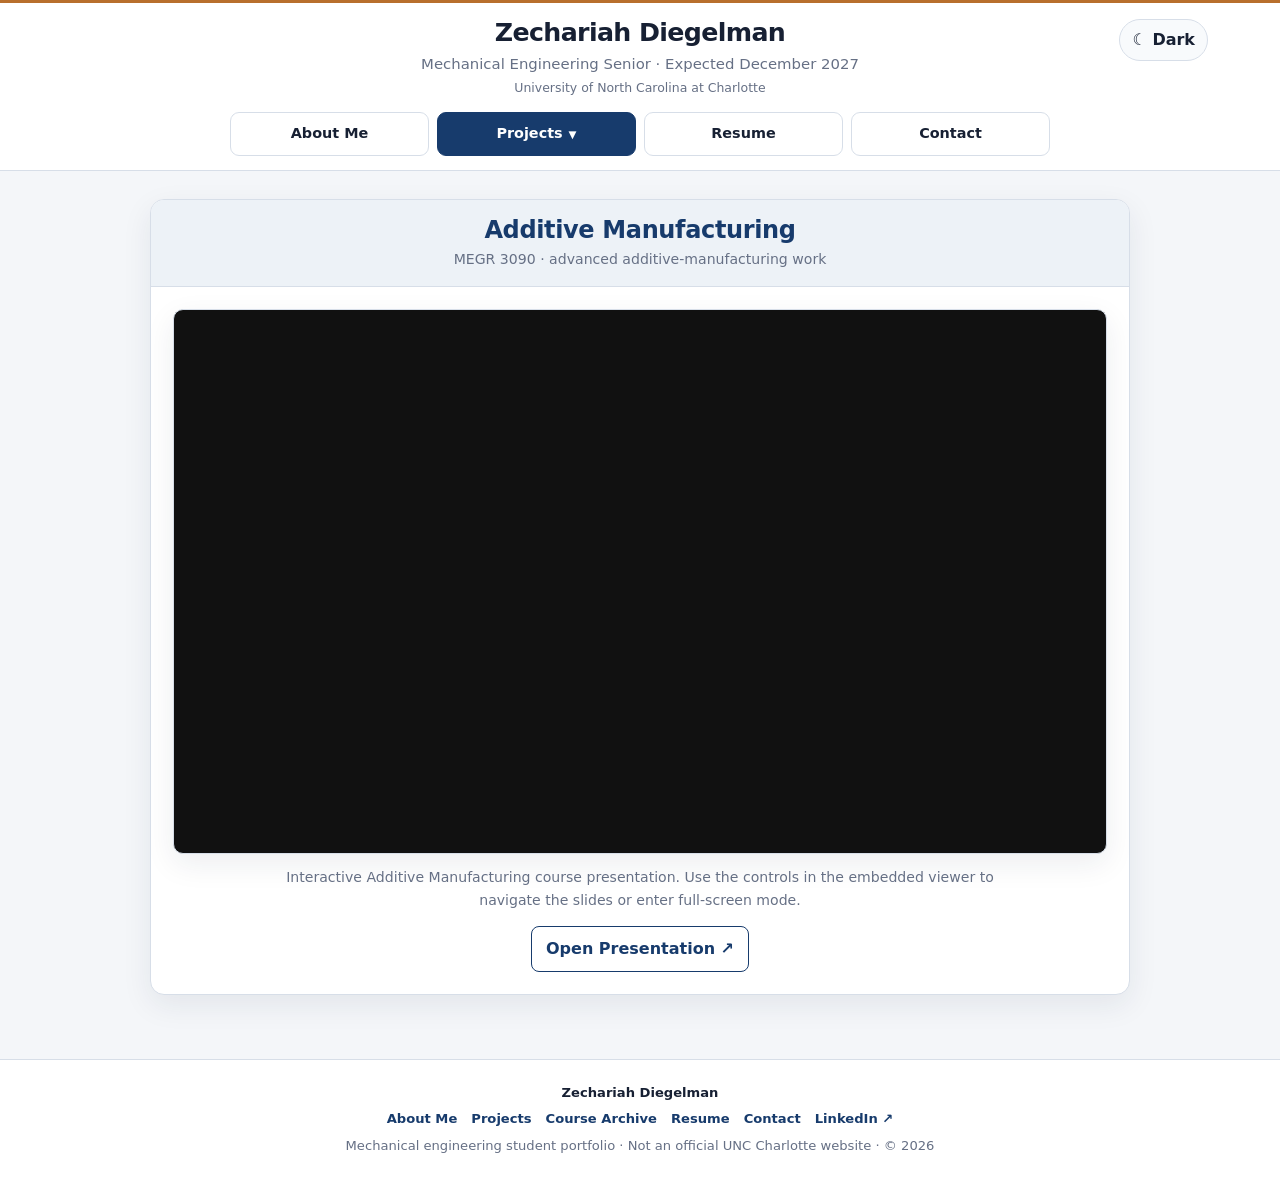
<file: additive-manufacturing.html>
<!doctype html>
<html lang="en">
<head>
  <meta charset="utf-8">
  <meta name="viewport" content="width=device-width,initial-scale=1">
  <meta name="description" content="Zechariah Diegelman mechanical engineering portfolio at UNC Charlotte.">
  <title>Additive Manufacturing | Zechariah Diegelman</title>
  <script>
    (function(){
      const saved=localStorage.getItem('zac-portfolio-theme');
      const theme=(saved==='light'||saved==='dark')?saved:
        (window.matchMedia&&window.matchMedia('(prefers-color-scheme:dark)').matches?'dark':'light');
      document.documentElement.setAttribute('data-theme',theme);
    })();
  </script>
  <link rel="stylesheet" href="assets/site-v4.css">
  <style>
    .presentation-wrap{padding:22px}
    .presentation-embed{
      width:100%;
      aspect-ratio:1440/839;
      overflow:hidden;
      border:1px solid var(--line);
      border-radius:10px;
      background:#111;
      box-shadow:var(--shadow);
    }
    .presentation-embed iframe{
      display:block;
      width:100%;
      height:100%;
      border:0;
    }
    .presentation-caption{
      max-width:760px;
      margin:12px auto 0;
      color:var(--muted);
      text-align:center;
      font-size:.88rem;
    }
    .presentation-actions{
      display:flex;
      justify-content:center;
      margin-top:14px;
    }
    @media (max-width:500px){
      .presentation-wrap{padding:14px}
    }
  </style>
</head>
<body data-page="projects">

<header class="site-header">
  <div class="header-inner">
    <div class="identity">
      <h1>Zechariah Diegelman</h1>
      <p>Mechanical Engineering Senior · Expected December 2027</p>
      <span class="school">University of North Carolina at Charlotte</span>
    </div>

    <button class="theme-toggle" type="button" data-theme-toggle aria-label="Switch color theme">☾ Dark</button>

    <nav class="nav" aria-label="Primary navigation">
      <a class="nav-item" data-nav="about" href="index.html">About Me</a>
      <div class="dropdown">
        <button class="nav-button" data-nav="projects" type="button" aria-haspopup="true" aria-expanded="false">
          Projects <span class="chev">▼</span>
        </button>
        <div class="dropdown-menu" role="menu">
          <a href="projects.html">Projects Overview</a>
          <a href="junior-design.html">Junior Design</a>
          <a href="sophomore-design.html">Sophomore Design</a>
          <a href="freshman-design.html">Freshman Design</a>
          <a href="mechatronics.html">Mechatronics I &amp; II</a>
          <a href="additive-manufacturing.html">Additive Manufacturing</a>
        </div>
      </div>
      <a class="nav-item" data-nav="resume" href="resume.html">Resume</a>
      <a class="nav-item" data-nav="contact" href="contact.html">Contact</a>
    </nav>
  </div>
</header>

<main>

<section class="card narrow">
  <div class="card-head">
    <h2>Additive Manufacturing</h2>
    <p>MEGR 3090 · advanced additive-manufacturing work</p>
  </div>

  <div class="presentation-wrap">
    <div class="presentation-embed">
      <iframe
        src="https://docs.google.com/presentation/d/e/2PACX-1vQ7by9c59Yv0lACY0owUHwEB08gF2K3HgOfD-c1oGZ5k1Gd6AIuB0LfbJIgiJqVzqjycUb1fytCb3lq/pubembed?start=false&amp;loop=true&amp;delayms=3000"
        title="Additive Manufacturing course presentation"
        loading="lazy"
        allowfullscreen
        mozallowfullscreen
        webkitallowfullscreen>
      </iframe>
    </div>

    <p class="presentation-caption">
      Interactive Additive Manufacturing course presentation. Use the controls in the embedded viewer to navigate the slides or enter full-screen mode.
    </p>

    <div class="presentation-actions">
      <a class="btn btn-secondary"
         href="https://docs.google.com/presentation/d/e/2PACX-1vQ7by9c59Yv0lACY0owUHwEB08gF2K3HgOfD-c1oGZ5k1Gd6AIuB0LfbJIgiJqVzqjycUb1fytCb3lq/pubembed?start=false&amp;loop=true&amp;delayms=3000"
         target="_blank"
         rel="noopener">
        Open Presentation ↗
      </a>
    </div>
  </div>
</section>

</main>

<footer class="site-footer">
  <strong>Zechariah Diegelman</strong>
  <div class="footer-links">
    <a href="index.html">About Me</a>
    <a href="projects.html">Projects</a>
    <a href="coursework.html">Course Archive</a>
    <a href="resume.html">Resume</a>
    <a href="contact.html">Contact</a>
    <a href="https://www.linkedin.com/in/zechariahdiegelman" target="_blank" rel="noopener">LinkedIn ↗</a>
  </div>
  <div>Mechanical engineering student portfolio · Not an official UNC Charlotte website · © <span id="year"></span></div>
</footer>
<script src="assets/site-v4.js"></script>

</body>
</html>
</file>
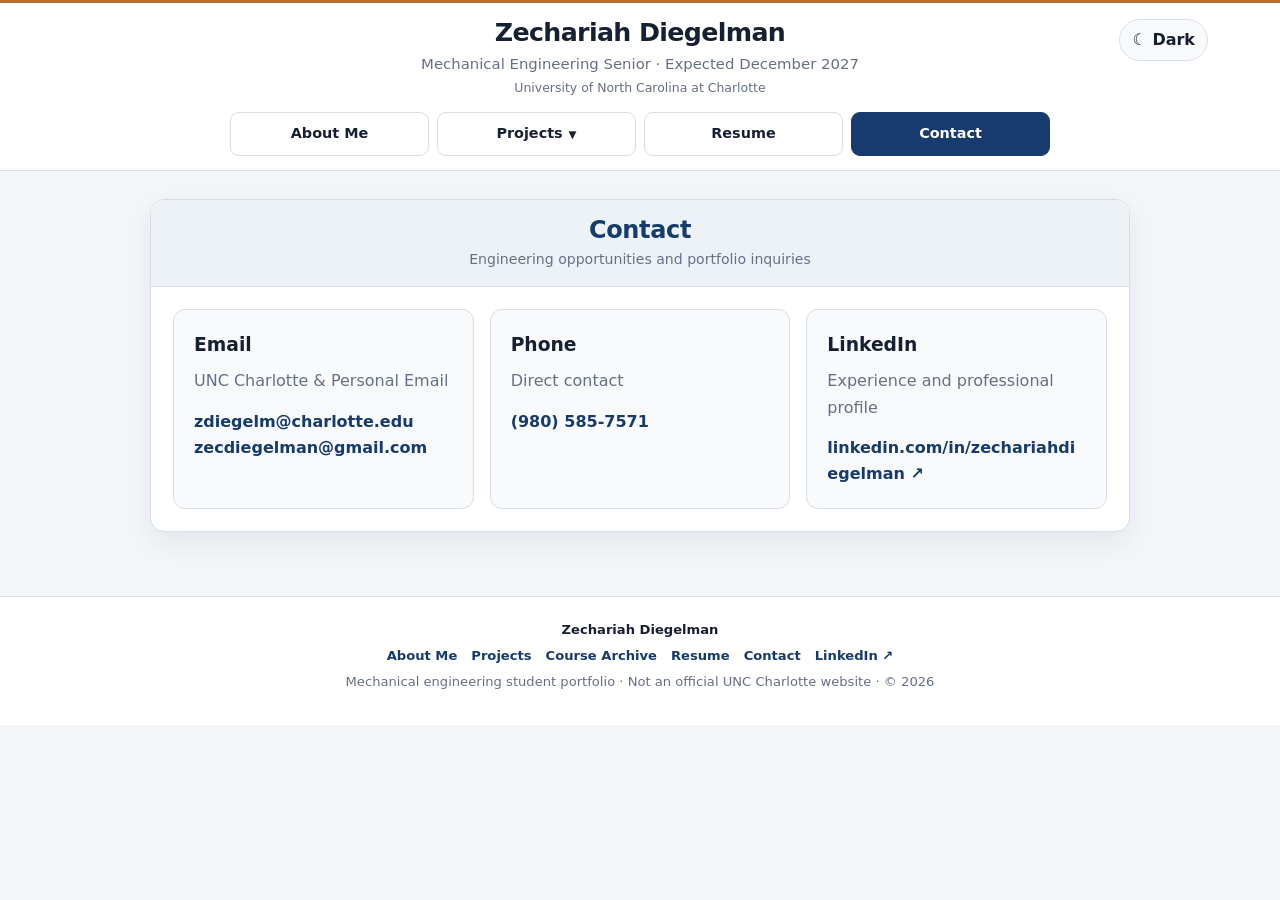
<file: contact.html>
<!doctype html>
<html lang="en">
<head>
  <meta charset="utf-8">
  <meta name="viewport" content="width=device-width,initial-scale=1">
  <meta name="description" content="Zechariah Diegelman mechanical engineering portfolio at UNC Charlotte.">
  <title>Contact | Zechariah Diegelman</title>
  <script>
    (function(){
      const saved=localStorage.getItem('zac-portfolio-theme');
      const theme=(saved==='light'||saved==='dark')?saved:
        (window.matchMedia&&window.matchMedia('(prefers-color-scheme:dark)').matches?'dark':'light');
      document.documentElement.setAttribute('data-theme',theme);
    })();
  </script>
  <link rel="stylesheet" href="assets/site-v4.css">
</head>
<body data-page="contact">

<header class="site-header">
  <div class="header-inner">
    <div class="identity">
      <h1>Zechariah Diegelman</h1>
      <p>Mechanical Engineering Senior · Expected December 2027</p>
      <span class="school">University of North Carolina at Charlotte</span>
    </div>

    <button class="theme-toggle" type="button" data-theme-toggle aria-label="Switch color theme">☾ Dark</button>

    <nav class="nav" aria-label="Primary navigation">
      <a class="nav-item" data-nav="about" href="index.html">About Me</a>
      <div class="dropdown">
        <button class="nav-button" data-nav="projects" type="button" aria-haspopup="true" aria-expanded="false">
          Projects <span class="chev">▼</span>
        </button>
        <div class="dropdown-menu" role="menu">
          <a href="projects.html">Projects Overview</a>
          <a href="junior-design.html">Junior Design</a>
          <a href="sophomore-design.html">Sophomore Design</a>
          <a href="freshman-design.html">Freshman Design</a>
          <a href="mechatronics.html">Mechatronics I &amp; II</a>
          <a href="additive-manufacturing.html">Additive Manufacturing</a>
        </div>
      </div>
      <a class="nav-item" data-nav="resume" href="resume.html">Resume</a>
      <a class="nav-item" data-nav="contact" href="contact.html">Contact</a>
    </nav>
  </div>
</header>

<main>

<section class="card narrow">
  <div class="card-head">
    <h2>Contact</h2>
    <p>Engineering opportunities and portfolio inquiries</p>
  </div>
  <div class="card-body">
    <div class="contact-grid">
      <article class="contact-box">
        <h3>Email</h3>
        <p>UNC Charlotte &amp; Personal Email</p>
        <a class="contact-detail" href="mailto:zdiegelm@charlotte.edu">zdiegelm@charlotte.edu</a><br>
        <a class="contact-detail" href="mailto:zecdiegelman@gmail.com">zecdiegelman@gmail.com</a>
      </article>
      <article class="contact-box">
        <h3>Phone</h3>
        <p>Direct contact</p>
        <a class="contact-detail" href="tel:+19805857571">(980) 585-7571</a>
      </article>
      <article class="contact-box">
        <h3>LinkedIn</h3>
        <p>Experience and professional profile</p>
        <a class="contact-detail" href="https://www.linkedin.com/in/zechariahdiegelman" target="_blank" rel="noopener">linkedin.com/in/zechariahdiegelman ↗</a>
      </article>
    </div>
  </div>
</section>

</main>

<footer class="site-footer">
  <strong>Zechariah Diegelman</strong>
  <div class="footer-links">
    <a href="index.html">About Me</a>
    <a href="projects.html">Projects</a>
    <a href="coursework.html">Course Archive</a>
    <a href="resume.html">Resume</a>
    <a href="contact.html">Contact</a>
    <a href="https://www.linkedin.com/in/zechariahdiegelman" target="_blank" rel="noopener">LinkedIn ↗</a>
  </div>
  <div>Mechanical engineering student portfolio · Not an official UNC Charlotte website · © <span id="year"></span></div>
</footer>
<script src="assets/site-v4.js"></script>

</body>
</html>
</file>
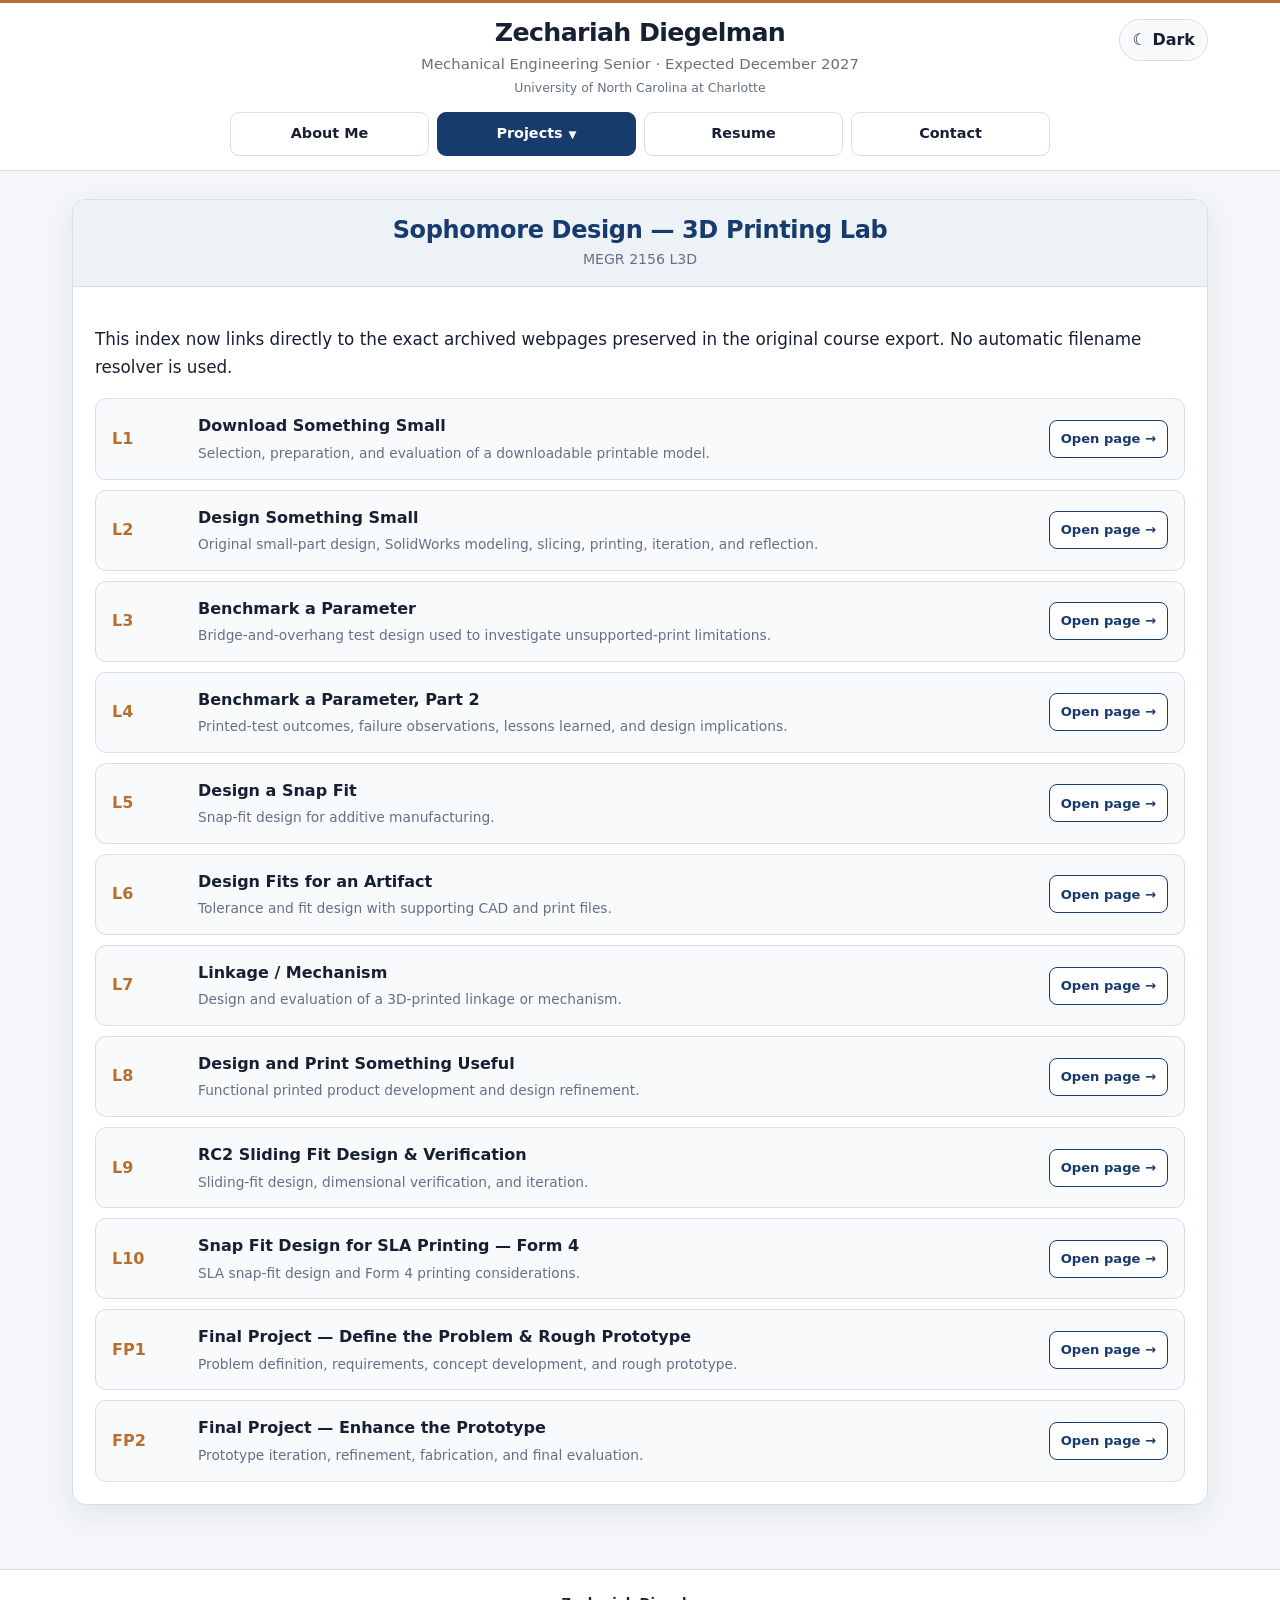
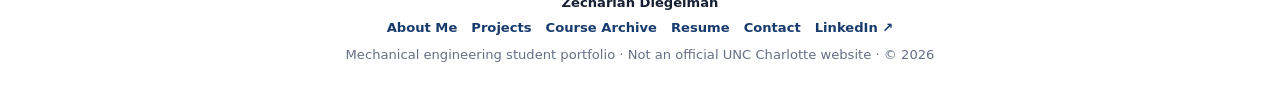
<file: course-3d-printing-lab.html>
<!doctype html>
<html lang="en">
<head>
  <meta charset="utf-8">
  <meta name="viewport" content="width=device-width,initial-scale=1">
  <meta name="description" content="MEGR 2156 L3D 3D Printing Lab portfolio for Zechariah Diegelman.">
  <title>Sophomore Design — 3D Printing Lab | Zechariah Diegelman</title>
  <script>
    (function(){
      const saved=localStorage.getItem('zac-portfolio-theme');
      const theme=(saved==='light'||saved==='dark')?saved:
        (window.matchMedia&&window.matchMedia('(prefers-color-scheme:dark)').matches?'dark':'light');
      document.documentElement.setAttribute('data-theme',theme);
    })();
  </script>
  <link rel="stylesheet" href="assets/site-v4.css">
</head>
<body data-page="projects">

<header class="site-header">
  <div class="header-inner">
    <div class="identity">
      <h1>Zechariah Diegelman</h1>
      <p>Mechanical Engineering Senior · Expected December 2027</p>
      <span class="school">University of North Carolina at Charlotte</span>
    </div>

    <button class="theme-toggle" type="button" data-theme-toggle aria-label="Switch color theme">☾ Dark</button>

    <nav class="nav" aria-label="Primary navigation">
      <a class="nav-item" data-nav="about" href="index.html">About Me</a>

      <div class="dropdown">
        <button class="nav-button" data-nav="projects" type="button" aria-haspopup="true" aria-expanded="false">
          Projects <span class="chev">▼</span>
        </button>
        <div class="dropdown-menu" role="menu">
          <a href="projects.html">Projects Overview</a>\n          <a href="junior-design.html">Junior Design</a>
          <a href="sophomore-design.html">Sophomore Design</a>
          <a href="freshman-design.html">Freshman Design</a>
          <a href="mechatronics.html">Mechatronics I &amp; II</a>
          <a href="additive-manufacturing.html">Additive Manufacturing</a>
        </div>
      </div>

      <a class="nav-item" data-nav="resume" href="resume.html">Resume</a>
      <a class="nav-item" data-nav="contact" href="contact.html">Contact</a>
    </nav>
  </div>
</header>

<main>
  <section class="card">
    <div class="card-head">
      <h2>Sophomore Design — 3D Printing Lab</h2>
      <p>MEGR 2156 L3D</p>
    </div>

    <div class="card-body">
      <p class="lead">
        This index now links directly to the exact archived webpages preserved in the original course export.
        No automatic filename resolver is used.
      </p>

      <div class="assignment-list">
        
      <article class="assignment-row">
        <div class="assignment-code">L1</div>
        <div>
          <h3>Download Something Small</h3>
          <p>Selection, preparation, and evaluation of a downloadable printable model.</p>
        </div>
        <a class="btn btn-secondary"
           href="archive-viewer.html?src=coursework%2Fmegr-2156-l3d%2Fassignments_download-something-small.html&amp;title=L1%3A+Download+Something+Small">Open page →</a>
      </article>
    
      <article class="assignment-row">
        <div class="assignment-code">L2</div>
        <div>
          <h3>Design Something Small</h3>
          <p>Original small-part design, SolidWorks modeling, slicing, printing, iteration, and reflection.</p>
        </div>
        <a class="btn btn-secondary"
           href="archive-viewer.html?src=coursework%2Fmegr-2156-l3d%2Fassignments_design-something-small.html&amp;title=L2%3A+Design+Something+Small">Open page →</a>
      </article>
    
      <article class="assignment-row">
        <div class="assignment-code">L3</div>
        <div>
          <h3>Benchmark a Parameter</h3>
          <p>Bridge-and-overhang test design used to investigate unsupported-print limitations.</p>
        </div>
        <a class="btn btn-secondary"
           href="archive-viewer.html?src=coursework%2Fmegr-2156-l3d%2Fassignments_benchmark-a-parameter.html&amp;title=L3%3A+Benchmark+a+Parameter">Open page →</a>
      </article>
    
      <article class="assignment-row">
        <div class="assignment-code">L4</div>
        <div>
          <h3>Benchmark a Parameter, Part 2</h3>
          <p>Printed-test outcomes, failure observations, lessons learned, and design implications.</p>
        </div>
        <a class="btn btn-secondary"
           href="archive-viewer.html?src=coursework%2Fmegr-2156-l3d%2Fassignments_benchmark-a-parameter-pt-2.html&amp;title=L4%3A+Benchmark+a+Parameter%2C+Part+2">Open page →</a>
      </article>
    
      <article class="assignment-row">
        <div class="assignment-code">L5</div>
        <div>
          <h3>Design a Snap Fit</h3>
          <p>Snap-fit design for additive manufacturing.</p>
        </div>
        <a class="btn btn-secondary"
           href="archive-viewer.html?src=coursework%2Fmegr-2156-l3d%2Fassignments_design-a-sap-fit.html&amp;title=L5%3A+Design+a+Snap+Fit">Open page →</a>
      </article>
    
      <article class="assignment-row">
        <div class="assignment-code">L6</div>
        <div>
          <h3>Design Fits for an Artifact</h3>
          <p>Tolerance and fit design with supporting CAD and print files.</p>
        </div>
        <a class="btn btn-secondary"
           href="archive-viewer.html?src=coursework%2Fmegr-2156-l3d%2Fassignments_design-fits-for-an-artifact.html&amp;title=L6%3A+Design+Fits+for+an+Artifact">Open page →</a>
      </article>
    
      <article class="assignment-row">
        <div class="assignment-code">L7</div>
        <div>
          <h3>Linkage / Mechanism</h3>
          <p>Design and evaluation of a 3D-printed linkage or mechanism.</p>
        </div>
        <a class="btn btn-secondary"
           href="archive-viewer.html?src=coursework%2Fmegr-2156-l3d%2Fassignments_lab-number-7-linkage-mechanism.html&amp;title=L7%3A+Linkage+%2F+Mechanism">Open page →</a>
      </article>
    
      <article class="assignment-row">
        <div class="assignment-code">L8</div>
        <div>
          <h3>Design and Print Something Useful</h3>
          <p>Functional printed product development and design refinement.</p>
        </div>
        <a class="btn btn-secondary"
           href="archive-viewer.html?src=coursework%2Fmegr-2156-l3d%2Fassignments_lab-number-8-design-and-print-something-useful.html&amp;title=L8%3A+Design+and+Print+Something+Useful">Open page →</a>
      </article>
    
      <article class="assignment-row">
        <div class="assignment-code">L9</div>
        <div>
          <h3>RC2 Sliding Fit Design &amp; Verification</h3>
          <p>Sliding-fit design, dimensional verification, and iteration.</p>
        </div>
        <a class="btn btn-secondary"
           href="archive-viewer.html?src=coursework%2Fmegr-2156-l3d%2Fassignments_lab-number-9-assignment-rc2-sliding-fit-design-and-verification.html&amp;title=L9%3A+RC2+Sliding+Fit+Design+%26+Verification">Open page →</a>
      </article>
    
      <article class="assignment-row">
        <div class="assignment-code">L10</div>
        <div>
          <h3>Snap Fit Design for SLA Printing — Form 4</h3>
          <p>SLA snap-fit design and Form 4 printing considerations.</p>
        </div>
        <a class="btn btn-secondary"
           href="archive-viewer.html?src=coursework%2Fmegr-2156-l3d%2Fassignments_lab-number-10-snap-fit-design-for-sla-printing-form-4.html&amp;title=L10%3A+Snap+Fit+Design+for+SLA+Printing+%E2%80%94+Form+4">Open page →</a>
      </article>
    
      <article class="assignment-row">
        <div class="assignment-code">FP1</div>
        <div>
          <h3>Final Project — Define the Problem &amp; Rough Prototype</h3>
          <p>Problem definition, requirements, concept development, and rough prototype.</p>
        </div>
        <a class="btn btn-secondary"
           href="archive-viewer.html?src=coursework%2Fmegr-2156-l3d%2Fassignments_project-part-1-define-the-problem-and-rough-prototype.html&amp;title=FP1%3A+Final+Project+%E2%80%94+Define+the+Problem+%26+Rough+Prototype">Open page →</a>
      </article>
    
      <article class="assignment-row">
        <div class="assignment-code">FP2</div>
        <div>
          <h3>Final Project — Enhance the Prototype</h3>
          <p>Prototype iteration, refinement, fabrication, and final evaluation.</p>
        </div>
        <a class="btn btn-secondary"
           href="archive-viewer.html?src=coursework%2Fmegr-2156-l3d%2Fassignments_project-part-2-enhance-the-prototype.html&amp;title=FP2%3A+Final+Project+%E2%80%94+Enhance+the+Prototype">Open page →</a>
      </article>
    
      </div>
    </div>
  </section>
</main>

<footer class="site-footer">
  <strong>Zechariah Diegelman</strong>
  <div class="footer-links">
    <a href="index.html">About Me</a>
    <a href="projects.html">Projects</a>
    <a href="coursework.html">Course Archive</a>
    <a href="resume.html">Resume</a>
    <a href="contact.html">Contact</a>
    <a href="https://www.linkedin.com/in/zechariahdiegelman" target="_blank" rel="noopener">LinkedIn ↗</a>
  </div>
  <div>Mechanical engineering student portfolio · Not an official UNC Charlotte website · © <span id="year"></span></div>
</footer>

<script src="assets/site-v4.js"></script>
</body>
</html>
</file>
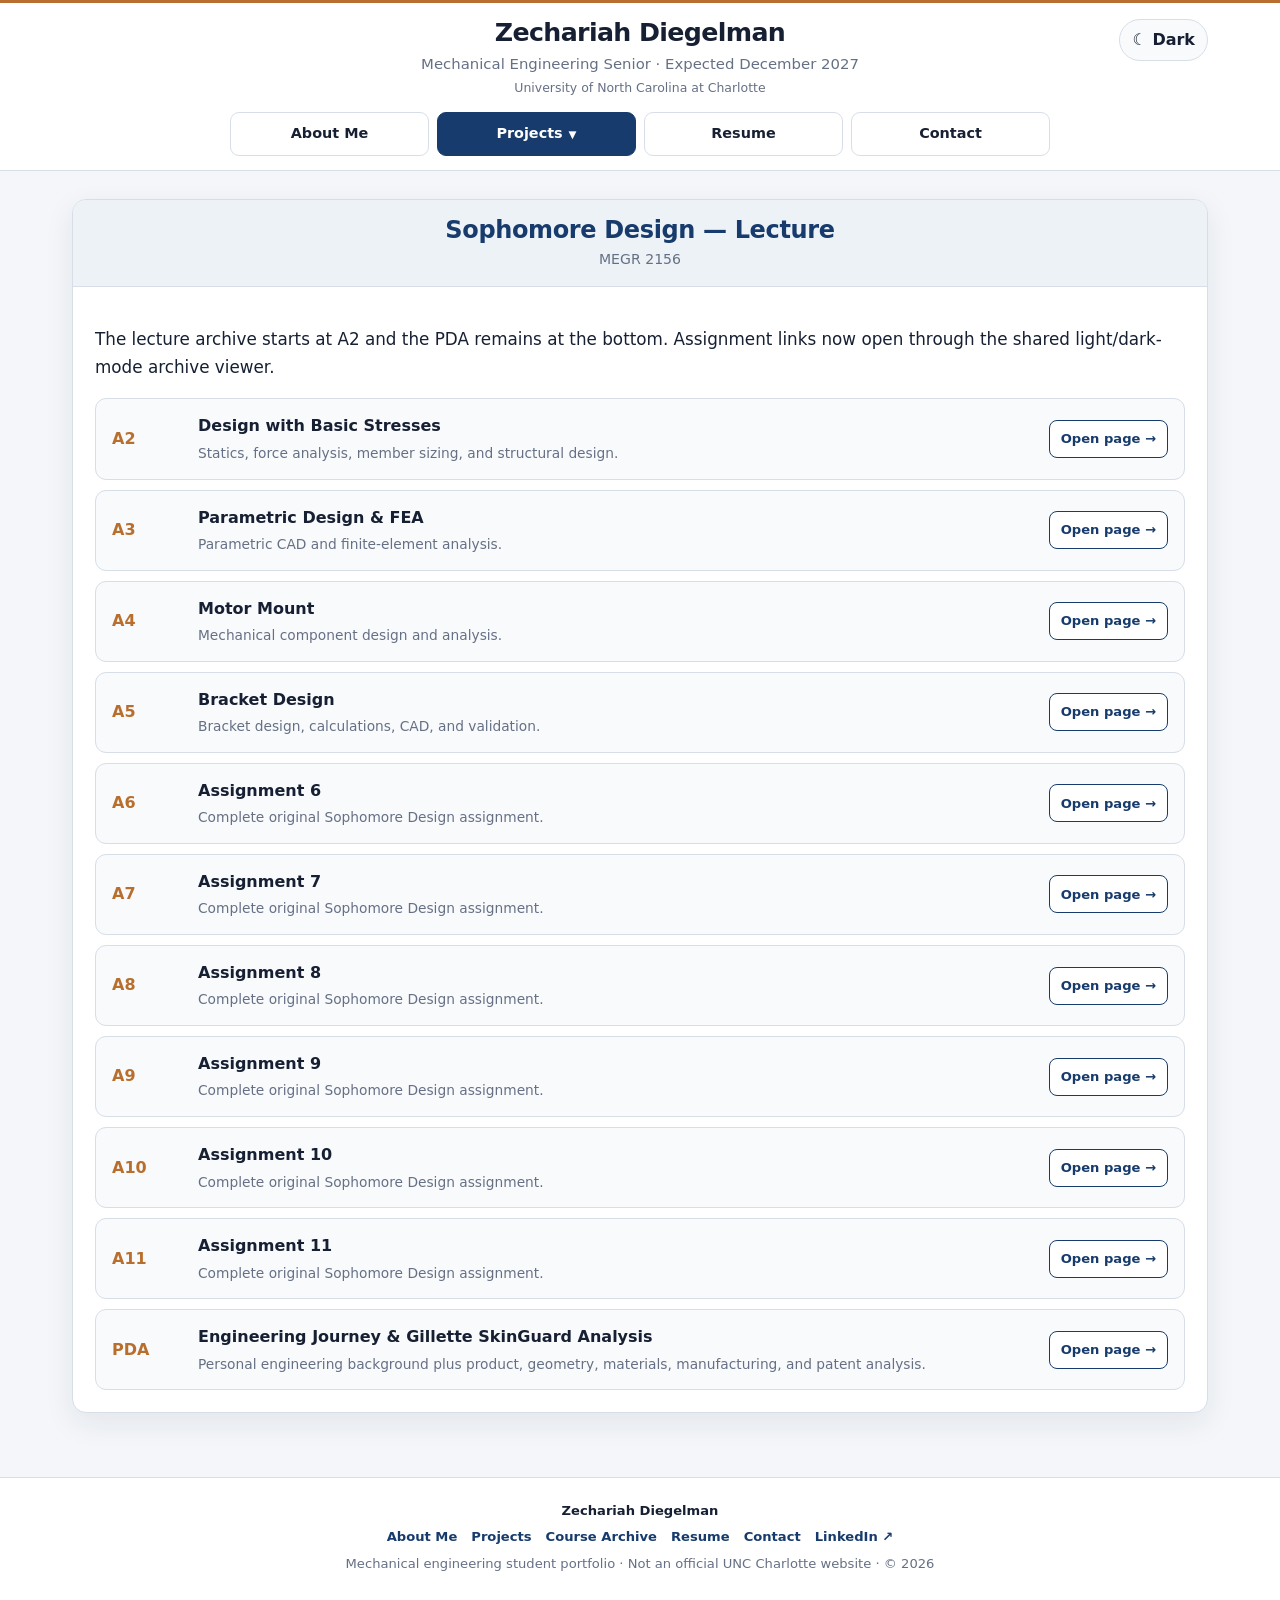
<file: course-sophomore-design.html>
<!doctype html>
<html lang="en">
<head>
  <meta charset="utf-8">
  <meta name="viewport" content="width=device-width,initial-scale=1">
  <meta name="description" content="Zechariah Diegelman mechanical engineering portfolio at UNC Charlotte.">
  <title>Sophomore Design — Lecture | Zechariah Diegelman</title>
  <script>
    (function(){
      const saved=localStorage.getItem('zac-portfolio-theme');
      const theme=(saved==='light'||saved==='dark')?saved:
        (window.matchMedia&&window.matchMedia('(prefers-color-scheme:dark)').matches?'dark':'light');
      document.documentElement.setAttribute('data-theme',theme);
    })();
  </script>
  <link rel="stylesheet" href="assets/site-v4.css">
</head>
<body data-page="projects">

<header class="site-header">
  <div class="header-inner">
    <div class="identity">
      <h1>Zechariah Diegelman</h1>
      <p>Mechanical Engineering Senior · Expected December 2027</p>
      <span class="school">University of North Carolina at Charlotte</span>
    </div>
    <button class="theme-toggle" type="button" data-theme-toggle aria-label="Switch color theme">☾ Dark</button>
    <nav class="nav" aria-label="Primary navigation">
      <a class="nav-item" data-nav="about" href="index.html">About Me</a>
      <div class="dropdown">
        <button class="nav-button" data-nav="projects" type="button" aria-haspopup="true" aria-expanded="false">
          Projects <span class="chev">▼</span>
        </button>
        <div class="dropdown-menu" role="menu">
          <a href="projects.html">Projects Overview</a>
          <a href="junior-design.html">Junior Design</a>
          <a href="sophomore-design.html">Sophomore Design</a>
          <a href="freshman-design.html">Freshman Design</a>
          <a href="mechatronics.html">Mechatronics I &amp; II</a>
          <a href="additive-manufacturing.html">Additive Manufacturing</a>
        </div>
      </div>
      <a class="nav-item" data-nav="resume" href="resume.html">Resume</a>
      <a class="nav-item" data-nav="contact" href="contact.html">Contact</a>
    </nav>
  </div>
</header>

<main>

<section class="card">
  <div class="card-head">
    <h2>Sophomore Design — Lecture</h2>
    <p>MEGR 2156</p>
  </div>
  <div class="card-body">
    <p class="lead">The lecture archive starts at A2 and the PDA remains at the bottom. Assignment links now open through the shared light/dark-mode archive viewer.</p>
    <div class="assignment-list">
      
      <article class="assignment-row">
        <div class="assignment-code">A2</div>
        <div><h3>Design with Basic Stresses</h3><p>Statics, force analysis, member sizing, and structural design.</p></div>
        <a class="btn btn-secondary" href="archive-viewer.html?item=a2&title=A2%3A+Design+with+Basic+Stresses">Open page →</a>
      </article>
      <article class="assignment-row">
        <div class="assignment-code">A3</div>
        <div><h3>Parametric Design &amp; FEA</h3><p>Parametric CAD and finite-element analysis.</p></div>
        <a class="btn btn-secondary" href="archive-viewer.html?item=a3&title=A3%3A+Parametric+Design+%26+FEA">Open page →</a>
      </article>
      <article class="assignment-row">
        <div class="assignment-code">A4</div>
        <div><h3>Motor Mount</h3><p>Mechanical component design and analysis.</p></div>
        <a class="btn btn-secondary" href="archive-viewer.html?item=a4&title=A4%3A+Motor+Mount">Open page →</a>
      </article>
      <article class="assignment-row">
        <div class="assignment-code">A5</div>
        <div><h3>Bracket Design</h3><p>Bracket design, calculations, CAD, and validation.</p></div>
        <a class="btn btn-secondary" href="archive-viewer.html?item=a5&title=A5%3A+Bracket+Design">Open page →</a>
      </article>
      <article class="assignment-row">
        <div class="assignment-code">A6</div>
        <div><h3>Assignment 6</h3><p>Complete original Sophomore Design assignment.</p></div>
        <a class="btn btn-secondary" href="archive-viewer.html?item=a6&title=A6%3A+Assignment+6">Open page →</a>
      </article>
      <article class="assignment-row">
        <div class="assignment-code">A7</div>
        <div><h3>Assignment 7</h3><p>Complete original Sophomore Design assignment.</p></div>
        <a class="btn btn-secondary" href="archive-viewer.html?item=a7&title=A7%3A+Assignment+7">Open page →</a>
      </article>
      <article class="assignment-row">
        <div class="assignment-code">A8</div>
        <div><h3>Assignment 8</h3><p>Complete original Sophomore Design assignment.</p></div>
        <a class="btn btn-secondary" href="archive-viewer.html?item=a8&title=A8%3A+Assignment+8">Open page →</a>
      </article>
      <article class="assignment-row">
        <div class="assignment-code">A9</div>
        <div><h3>Assignment 9</h3><p>Complete original Sophomore Design assignment.</p></div>
        <a class="btn btn-secondary" href="archive-viewer.html?item=a9&title=A9%3A+Assignment+9">Open page →</a>
      </article>
      <article class="assignment-row">
        <div class="assignment-code">A10</div>
        <div><h3>Assignment 10</h3><p>Complete original Sophomore Design assignment.</p></div>
        <a class="btn btn-secondary" href="archive-viewer.html?item=a10&title=A10%3A+Assignment+10">Open page →</a>
      </article>
      <article class="assignment-row">
        <div class="assignment-code">A11</div>
        <div><h3>Assignment 11</h3><p>Complete original Sophomore Design assignment.</p></div>
        <a class="btn btn-secondary" href="archive-viewer.html?item=a11&title=A11%3A+Assignment+11">Open page →</a>
      </article>
      <article class="assignment-row">
        <div class="assignment-code">PDA</div>
        <div><h3>Engineering Journey &amp; Gillette SkinGuard Analysis</h3><p>Personal engineering background plus product, geometry, materials, manufacturing, and patent analysis.</p></div>
        <a class="btn btn-secondary" href="archive-viewer.html?item=pda&title=PDA%3A+Engineering+Journey+%26+Gillette+SkinGuard+Analysis">Open page →</a>
      </article>
    </div>
  </div>
</section>

</main>

<footer class="site-footer">
  <strong>Zechariah Diegelman</strong>
  <div class="footer-links">
    <a href="index.html">About Me</a>
    <a href="projects.html">Projects</a>
    <a href="coursework.html">Course Archive</a>
    <a href="resume.html">Resume</a>
    <a href="contact.html">Contact</a>
    <a href="https://www.linkedin.com/in/zechariahdiegelman" target="_blank" rel="noopener">LinkedIn ↗</a>
  </div>
  <div>Mechanical engineering student portfolio · Not an official UNC Charlotte website · © <span id="year"></span></div>
</footer>
<script src="assets/site-v4.js"></script>

</body>
</html>
</file>
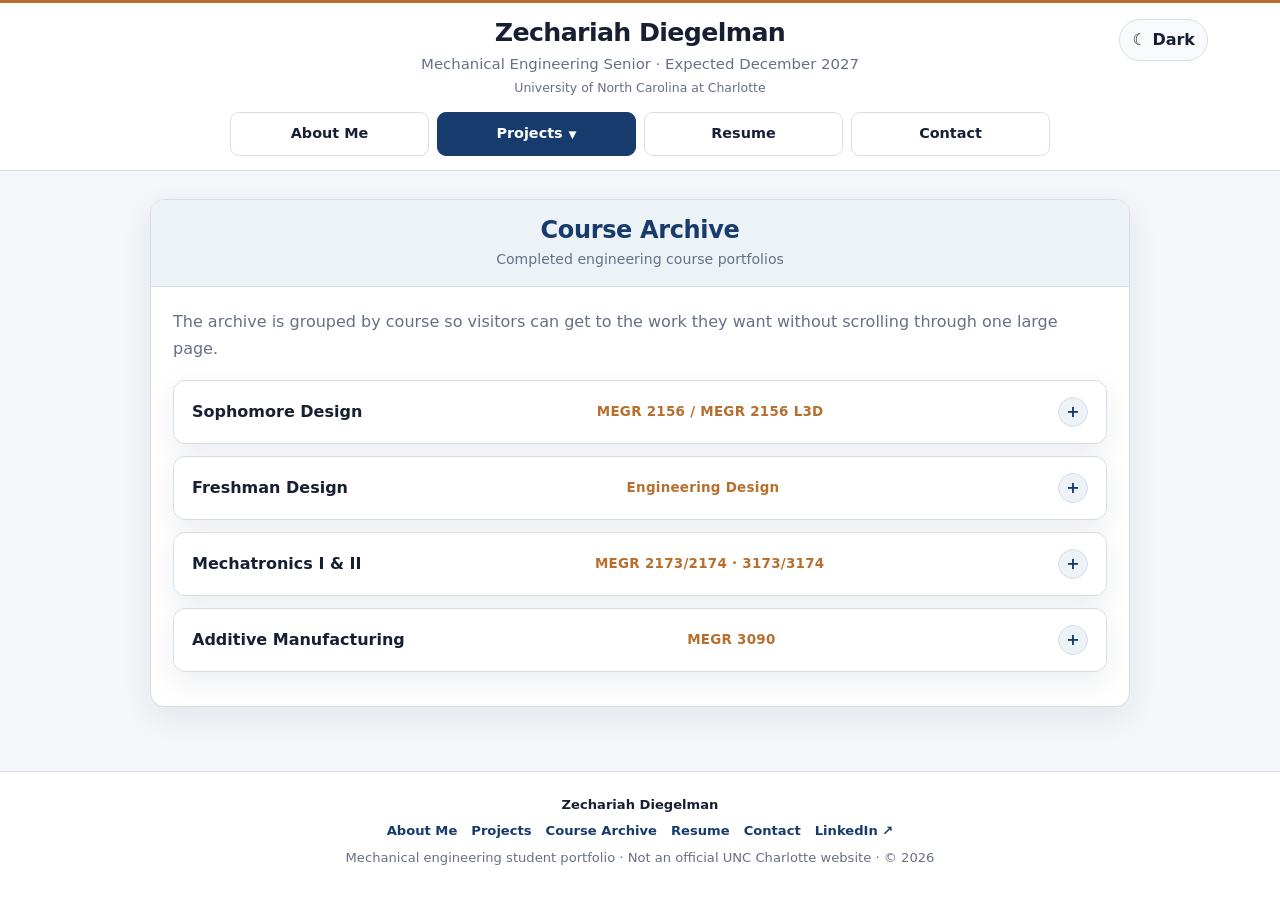
<file: coursework.html>
<!doctype html>
<html lang="en">
<head>
  <meta charset="utf-8">
  <meta name="viewport" content="width=device-width,initial-scale=1">
  <meta name="description" content="Zechariah Diegelman mechanical engineering portfolio at UNC Charlotte.">
  <title>Course Archive | Zechariah Diegelman</title>
  <script>
    (function(){
      const saved=localStorage.getItem('zac-portfolio-theme');
      const theme=(saved==='light'||saved==='dark')?saved:
        (window.matchMedia&&window.matchMedia('(prefers-color-scheme:dark)').matches?'dark':'light');
      document.documentElement.setAttribute('data-theme',theme);
    })();
  </script>
  <link rel="stylesheet" href="assets/site-v4.css">
</head>
<body data-page="projects">

<header class="site-header">
  <div class="header-inner">
    <div class="identity">
      <h1>Zechariah Diegelman</h1>
      <p>Mechanical Engineering Senior · Expected December 2027</p>
      <span class="school">University of North Carolina at Charlotte</span>
    </div>

    <button class="theme-toggle" type="button" data-theme-toggle aria-label="Switch color theme">☾ Dark</button>

    <nav class="nav" aria-label="Primary navigation">
      <a class="nav-item" data-nav="about" href="index.html">About Me</a>
      <div class="dropdown">
        <button class="nav-button" data-nav="projects" type="button" aria-haspopup="true" aria-expanded="false">
          Projects <span class="chev">▼</span>
        </button>
        <div class="dropdown-menu" role="menu">
          <a href="projects.html">Projects Overview</a>
          <a href="junior-design.html">Junior Design</a>
          <a href="sophomore-design.html">Sophomore Design</a>
          <a href="freshman-design.html">Freshman Design</a>
          <a href="mechatronics.html">Mechatronics I &amp; II</a>
          <a href="additive-manufacturing.html">Additive Manufacturing</a>
        </div>
      </div>
      <a class="nav-item" data-nav="resume" href="resume.html">Resume</a>
      <a class="nav-item" data-nav="contact" href="contact.html">Contact</a>
    </nav>
  </div>
</header>

<main>

<section class="card narrow">
  <div class="card-head">
    <h2>Course Archive</h2>
    <p>Completed engineering course portfolios</p>
  </div>
  <div class="card-body">
    <p class="archive-intro">The archive is grouped by course so visitors can get to the work they want without scrolling through one large page.</p>

    <details class="archive-group">
      <summary>
        <span>Sophomore Design</span>
        <span class="course-number">MEGR 2156 / MEGR 2156 L3D</span>
      </summary>
      <div class="archive-options">
        <div class="archive-option">
          <div>
            <strong>Sophomore Design — 3D Printing Lab</strong>
            <small>Additive-manufacturing laboratory portfolio.</small>
          </div>
          <div class="right">
            <span class="course-number">MEGR 2156 L3D</span><br>
            <a href="course-3d-printing-lab.html">Open portfolio →</a>
          </div>
        </div>
        <div class="archive-option">
          <div>
            <strong>Sophomore Design — Lecture</strong>
            <small>Mechanical-design lecture portfolio.</small>
          </div>
          <div class="right">
            <span class="course-number">MEGR 2156</span><br>
            <a href="course-sophomore-design.html">Open portfolio →</a>
          </div>
        </div>
      </div>
    </details>

    <details class="archive-group">
      <summary>
        <span>Freshman Design</span>
        <span class="course-number">Engineering Design</span>
      </summary>
      <div class="archive-options">
        <div class="archive-option">
          <div>
            <strong>Freshman Design Final Project</strong>
            <small>CAD, drawings, prototyping, and introductory engineering design.</small>
          </div>
          <div class="right"><a href="freshman-design.html">Open portfolio →</a></div>
        </div>
      </div>
    </details>

    <details class="archive-group">
      <summary>
        <span>Mechatronics I &amp; II</span>
        <span class="course-number">MEGR 2173/2174 · 3173/3174</span>
      </summary>
      <div class="archive-options">
        <div class="archive-option">
          <div>
            <strong>Mechatronics Portfolio</strong>
            <small>Circuits, instrumentation, controls, Arduino, LabVIEW, DAQ, calibration, and experimental testing.</small>
          </div>
          <div class="right"><a href="mechatronics.html">Open portfolio →</a></div>
        </div>
      </div>
    </details>

    <details class="archive-group">
      <summary>
        <span>Additive Manufacturing</span>
        <span class="course-number">MEGR 3090</span>
      </summary>
      <div class="archive-options">
        <div class="archive-option">
          <div>
            <strong>Additive Manufacturing Portfolio</strong>
            <small>nTop, implicit modeling, DfAM, and advanced printed-part design.</small>
          </div>
          <div class="right"><a href="additive-manufacturing.html">Open portfolio →</a></div>
        </div>
      </div>
    </details>
  </div>
</section>

</main>

<footer class="site-footer">
  <strong>Zechariah Diegelman</strong>
  <div class="footer-links">
    <a href="index.html">About Me</a>
    <a href="projects.html">Projects</a>
    <a href="coursework.html">Course Archive</a>
    <a href="resume.html">Resume</a>
    <a href="contact.html">Contact</a>
    <a href="https://www.linkedin.com/in/zechariahdiegelman" target="_blank" rel="noopener">LinkedIn ↗</a>
  </div>
  <div>Mechanical engineering student portfolio · Not an official UNC Charlotte website · © <span id="year"></span></div>
</footer>
<script src="assets/site-v4.js"></script>

</body>
</html>
</file>
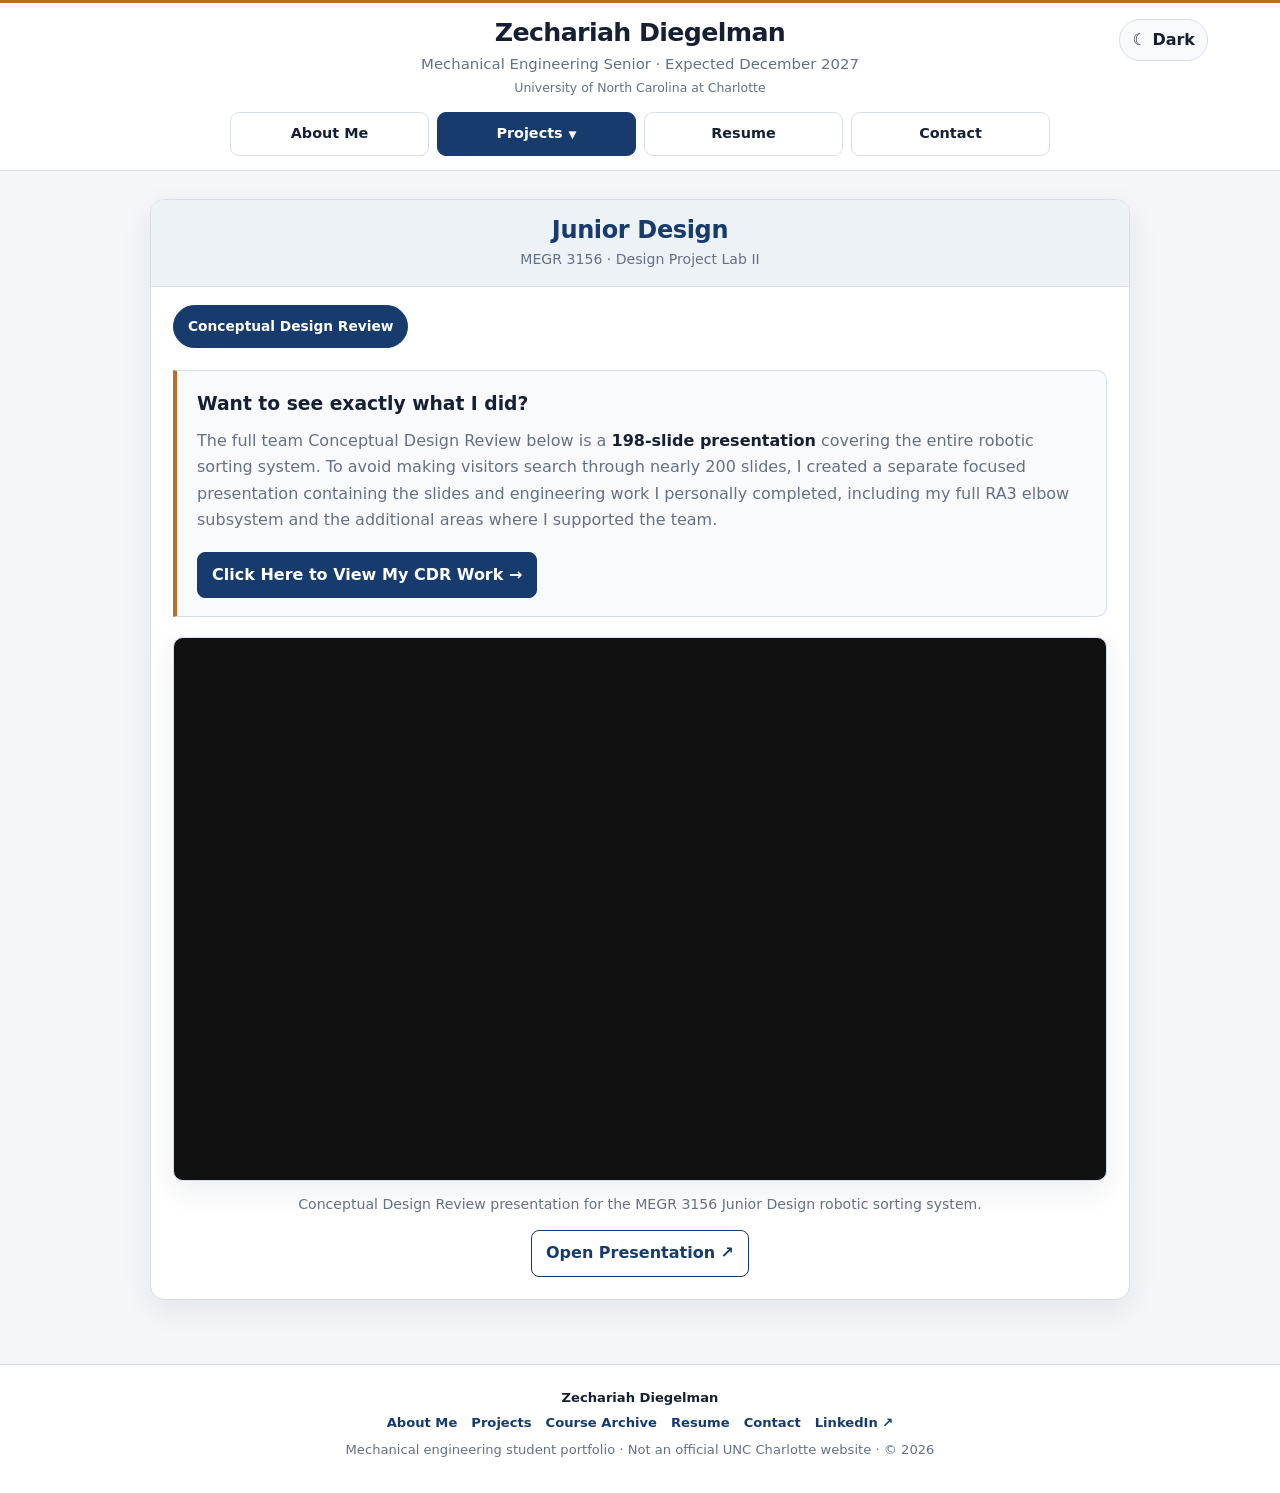
<file: junior-design-cdr.html>
<!doctype html>
<html lang="en">
<head>
  <meta charset="utf-8">
  <meta name="viewport" content="width=device-width,initial-scale=1">
  <meta http-equiv="Cache-Control" content="no-cache, no-store, must-revalidate">
  <meta http-equiv="Pragma" content="no-cache">
  <meta http-equiv="Expires" content="0">
  <meta name="description" content="Conceptual Design Review for Zechariah Diegelman's MEGR 3156 Junior Design project at UNC Charlotte.">
  <title>Conceptual Design Review | Zechariah Diegelman</title>
  <script>
    (function(){
      const saved=localStorage.getItem('zac-portfolio-theme');
      const theme=(saved==='light'||saved==='dark')?saved:
        (window.matchMedia&&window.matchMedia('(prefers-color-scheme:dark)').matches?'dark':'light');
      document.documentElement.setAttribute('data-theme',theme);
    })();
  </script>
  <link rel="stylesheet" href="assets/site-v4.css">
  <style>
    .junior-tabs{
      display:flex;flex-wrap:wrap;gap:8px;padding:18px 22px 0;
    }
    .junior-tab{
      display:inline-flex;align-items:center;justify-content:center;
      min-height:42px;padding:9px 14px;border:1px solid var(--line);
      border-radius:999px;background:var(--surface-3);color:var(--text);
      font-weight:800;font-size:.86rem;
    }
    .junior-tab:hover{text-decoration:none;background:var(--surface-2)}
    .junior-tab.active{background:var(--navy);border-color:var(--navy);color:#fff}
    html[data-theme="dark"] .junior-tab.active{color:#101722}

    .cdr-wrap{padding:22px}
    .cdr-contribution{
      margin-bottom:20px;padding:18px 20px;
      border:1px solid var(--line);
      border-left:4px solid var(--copper);
      border-radius:0 10px 10px 0;
      background:var(--surface-3);
    }
    .cdr-contribution h3{margin:0 0 8px;color:var(--text)}
    .cdr-contribution p{margin:0;color:var(--muted)}
    .cdr-contribution strong{color:var(--text)}
    .presentation-embed{
      width:100%;aspect-ratio:1440/839;overflow:hidden;
      border:1px solid var(--line);border-radius:10px;
      background:#111;box-shadow:var(--shadow);
    }
    .presentation-embed iframe{
      display:block;width:100%;height:100%;border:0;
    }
    .presentation-caption{
      max-width:760px;margin:12px auto 0;color:var(--muted);
      text-align:center;font-size:.88rem;
    }
    .presentation-actions{
      display:flex;justify-content:center;margin-top:14px;
    }
    @media (max-width:500px){
      .cdr-wrap{padding:14px}
      .junior-tabs{padding:14px 14px 0}
    }
  </style>
</head>
<body data-page="projects">

<header class="site-header">
  <div class="header-inner">
    <div class="identity">
      <h1>Zechariah Diegelman</h1>
      <p>Mechanical Engineering Senior · Expected December 2027</p>
      <span class="school">University of North Carolina at Charlotte</span>
    </div>

    <button class="theme-toggle" type="button" data-theme-toggle aria-label="Switch color theme">☾ Dark</button>

    <nav class="nav" aria-label="Primary navigation">
      <a class="nav-item" data-nav="about" href="index.html">About Me</a>
      <div class="dropdown">
        <button class="nav-button" data-nav="projects" type="button" aria-haspopup="true" aria-expanded="false">
          Projects <span class="chev">▼</span>
        </button>
        <div class="dropdown-menu" role="menu">
          <a href="projects.html">Projects Overview</a>
          <a href="junior-design.html?v=20261003b">Junior Design</a>
          <a href="sophomore-design.html">Sophomore Design</a>
          <a href="freshman-design.html">Freshman Design</a>
          <a href="mechatronics.html">Mechatronics I &amp; II</a>
          <a href="additive-manufacturing.html">Additive Manufacturing</a>
        </div>
      </div>
      <a class="nav-item" data-nav="resume" href="resume.html">Resume</a>
      <a class="nav-item" data-nav="contact" href="contact.html">Contact</a>
    </nav>
  </div>
</header>

<main>

<section class="card narrow">
  <div class="card-head">
    <h2>Junior Design</h2>
    <p>MEGR 3156 · Design Project Lab II</p>
  </div>

  <div class="junior-tabs" aria-label="Junior Design sections">
    <a class="junior-tab active" href="junior-design-cdr.html?v=20261003c">Conceptual Design Review</a>
  </div>

  <div class="cdr-wrap">
    <div class="cdr-contribution">
      <h3>Want to see exactly what I did?</h3>
      <p>
        The full team Conceptual Design Review below is a <strong>198-slide presentation</strong> covering the entire robotic sorting system. To avoid making visitors search through nearly 200 slides, I created a separate focused presentation containing the slides and engineering work I personally completed, including my full RA3 elbow subsystem and the additional areas where I supported the team.
      </p>
      <div class="button-row">
        <a class="btn btn-primary" href="junior-design-my-cdr.html?v=20261003b">Click Here to View My CDR Work →</a>
      </div>
    </div>

    <div class="presentation-embed">
      <iframe
        src="https://studentuncc-my.sharepoint.com/personal/zdiegelm_charlotte_edu/_layouts/15/Doc.aspx?sourcedoc=%7Bc857e940-08cd-4926-a391-12e112d7f432%7D&amp;action=embedview&amp;wdAr=1.7777777777777777&amp;wdEaaCheck=1"
        title="Conceptual Design Review presentation"
        loading="lazy"
        allowfullscreen>
      </iframe>
    </div>

    <p class="presentation-caption">
      Conceptual Design Review presentation for the MEGR 3156 Junior Design robotic sorting system.
    </p>

    <div class="presentation-actions">
      <a class="btn btn-secondary"
         href="https://studentuncc-my.sharepoint.com/personal/zdiegelm_charlotte_edu/_layouts/15/Doc.aspx?sourcedoc=%7Bc857e940-08cd-4926-a391-12e112d7f432%7D&amp;action=embedview&amp;wdAr=1.7777777777777777&amp;wdEaaCheck=1"
         target="_blank"
         rel="noopener">
        Open Presentation ↗
      </a>
    </div>
  </div>
</section>

</main>

<footer class="site-footer">
  <strong>Zechariah Diegelman</strong>
  <div class="footer-links">
    <a href="index.html">About Me</a>
    <a href="projects.html">Projects</a>
    <a href="coursework.html">Course Archive</a>
    <a href="resume.html">Resume</a>
    <a href="contact.html">Contact</a>
    <a href="https://www.linkedin.com/in/zechariahdiegelman" target="_blank" rel="noopener">LinkedIn ↗</a>
  </div>
  <div>Mechanical engineering student portfolio · Not an official UNC Charlotte website · © <span id="year"></span></div>
</footer>
<script src="assets/site-v4.js"></script>

</body>
</html>
</file>
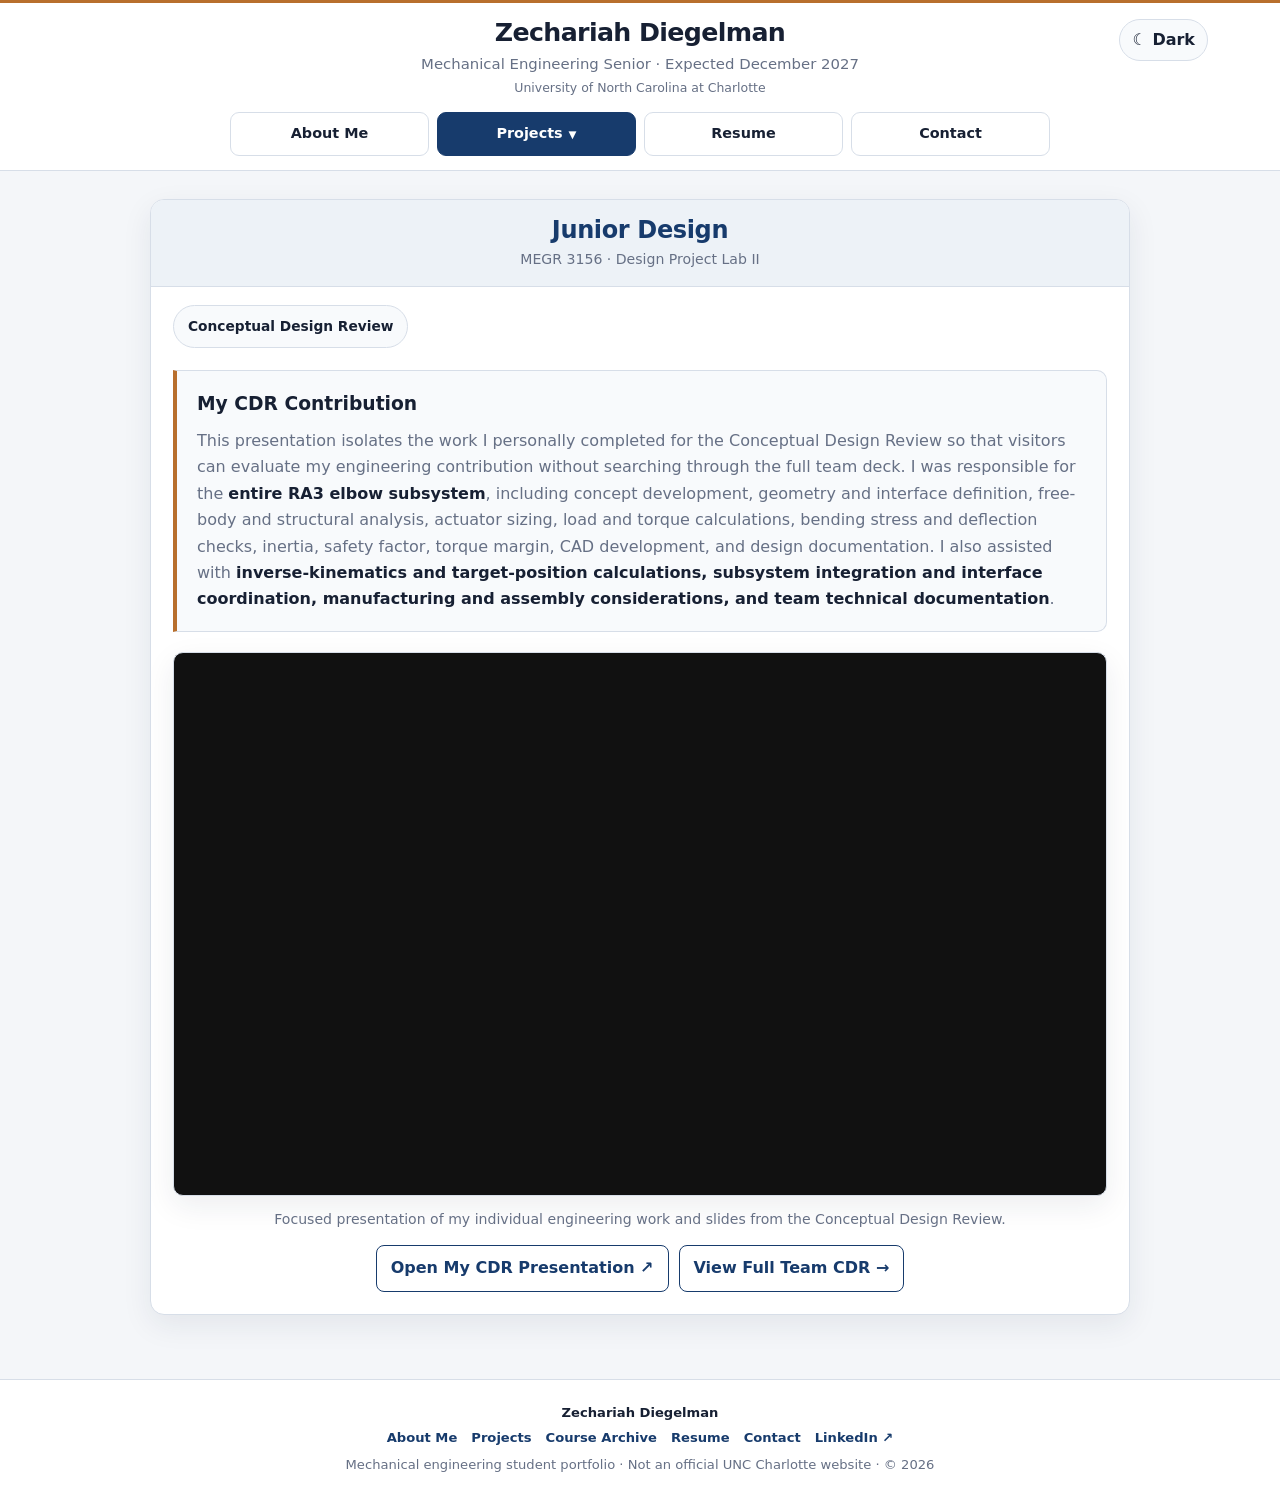
<file: junior-design-my-cdr.html>
<!doctype html>
<html lang="en">
<head>
  <meta charset="utf-8">
  <meta name="viewport" content="width=device-width,initial-scale=1">
  <meta http-equiv="Cache-Control" content="no-cache, no-store, must-revalidate">
  <meta http-equiv="Pragma" content="no-cache">
  <meta http-equiv="Expires" content="0">
  <meta name="description" content="Zechariah Diegelman's individual Conceptual Design Review work for MEGR 3156 Junior Design at UNC Charlotte.">
  <title>My CDR Work | Zechariah Diegelman</title>
  <script>
    (function(){
      const saved=localStorage.getItem('zac-portfolio-theme');
      const theme=(saved==='light'||saved==='dark')?saved:
        (window.matchMedia&&window.matchMedia('(prefers-color-scheme:dark)').matches?'dark':'light');
      document.documentElement.setAttribute('data-theme',theme);
    })();
  </script>
  <link rel="stylesheet" href="assets/site-v4.css">
  <style>
    .junior-tabs{
      display:flex;flex-wrap:wrap;gap:8px;padding:18px 22px 0;
    }
    .junior-tab{
      display:inline-flex;align-items:center;justify-content:center;
      min-height:42px;padding:9px 14px;border:1px solid var(--line);
      border-radius:999px;background:var(--surface-3);color:var(--text);
      font-weight:800;font-size:.86rem;
    }
    .junior-tab:hover{text-decoration:none;background:var(--surface-2)}
    .junior-tab.active{background:var(--navy);border-color:var(--navy);color:#fff}
    html[data-theme="dark"] .junior-tab.active{color:#101722}

    .cdr-wrap{padding:22px}
    .cdr-contribution{
      margin-bottom:20px;padding:18px 20px;
      border:1px solid var(--line);
      border-left:4px solid var(--copper);
      border-radius:0 10px 10px 0;
      background:var(--surface-3);
    }
    .cdr-contribution h3{margin:0 0 8px;color:var(--text)}
    .cdr-contribution p{margin:0;color:var(--muted)}
    .cdr-contribution strong{color:var(--text)}
    .presentation-embed{
      width:100%;aspect-ratio:1440/839;overflow:hidden;
      border:1px solid var(--line);border-radius:10px;
      background:#111;box-shadow:var(--shadow);
    }
    .presentation-embed iframe{
      display:block;width:100%;height:100%;border:0;
    }
    .presentation-caption{
      max-width:760px;margin:12px auto 0;color:var(--muted);
      text-align:center;font-size:.88rem;
    }
    .presentation-actions{
      display:flex;justify-content:center;gap:10px;flex-wrap:wrap;margin-top:14px;
    }
    @media (max-width:500px){
      .cdr-wrap{padding:14px}
      .junior-tabs{padding:14px 14px 0}
    }
  </style>
</head>
<body data-page="projects">

<header class="site-header">
  <div class="header-inner">
    <div class="identity">
      <h1>Zechariah Diegelman</h1>
      <p>Mechanical Engineering Senior · Expected December 2027</p>
      <span class="school">University of North Carolina at Charlotte</span>
    </div>

    <button class="theme-toggle" type="button" data-theme-toggle aria-label="Switch color theme">☾ Dark</button>

    <nav class="nav" aria-label="Primary navigation">
      <a class="nav-item" data-nav="about" href="index.html">About Me</a>
      <div class="dropdown">
        <button class="nav-button" data-nav="projects" type="button" aria-haspopup="true" aria-expanded="false">
          Projects <span class="chev">▼</span>
        </button>
        <div class="dropdown-menu" role="menu">
          <a href="projects.html">Projects Overview</a>
          <a href="junior-design.html?v=20261003b">Junior Design</a>
          <a href="sophomore-design.html">Sophomore Design</a>
          <a href="freshman-design.html">Freshman Design</a>
          <a href="mechatronics.html">Mechatronics I &amp; II</a>
          <a href="additive-manufacturing.html">Additive Manufacturing</a>
        </div>
      </div>
      <a class="nav-item" data-nav="resume" href="resume.html">Resume</a>
      <a class="nav-item" data-nav="contact" href="contact.html">Contact</a>
    </nav>
  </div>
</header>

<main>

<section class="card narrow">
  <div class="card-head">
    <h2>Junior Design</h2>
    <p>MEGR 3156 · Design Project Lab II</p>
  </div>

  <div class="junior-tabs" aria-label="Junior Design sections">
    <a class="junior-tab" href="junior-design-cdr.html?v=20261003c">Conceptual Design Review</a>
  </div>

  <div class="cdr-wrap">
    <div class="cdr-contribution">
      <h3>My CDR Contribution</h3>
      <p>
        This presentation isolates the work I personally completed for the Conceptual Design Review so that visitors can evaluate my engineering contribution without searching through the full team deck. I was responsible for the <strong>entire RA3 elbow subsystem</strong>, including concept development, geometry and interface definition, free-body and structural analysis, actuator sizing, load and torque calculations, bending stress and deflection checks, inertia, safety factor, torque margin, CAD development, and design documentation. I also assisted with <strong>inverse-kinematics and target-position calculations, subsystem integration and interface coordination, manufacturing and assembly considerations, and team technical documentation</strong>.
      </p>
    </div>

    <div class="presentation-embed">
      <iframe
        src="https://studentuncc-my.sharepoint.com/personal/zdiegelm_charlotte_edu/_layouts/15/Doc.aspx?sourcedoc=%7Bead82de6-80bb-4017-a320-a99161f3966f%7D&amp;action=embedview&amp;wdAr=1.7777777777777777&amp;wdEaaCheck=1"
        title="Zechariah Diegelman's Conceptual Design Review work"
        loading="lazy"
        allowfullscreen>
      </iframe>
    </div>

    <p class="presentation-caption">
      Focused presentation of my individual engineering work and slides from the Conceptual Design Review.
    </p>

    <div class="presentation-actions">
      <a class="btn btn-secondary"
         href="https://studentuncc-my.sharepoint.com/personal/zdiegelm_charlotte_edu/_layouts/15/Doc.aspx?sourcedoc=%7Bead82de6-80bb-4017-a320-a99161f3966f%7D&amp;action=embedview&amp;wdAr=1.7777777777777777&amp;wdEaaCheck=1"
         target="_blank"
         rel="noopener">
        Open My CDR Presentation ↗
      </a>
      <a class="btn btn-secondary" href="junior-design-cdr.html?v=20261003b">View Full Team CDR →</a>
    </div>
  </div>
</section>

</main>

<footer class="site-footer">
  <strong>Zechariah Diegelman</strong>
  <div class="footer-links">
    <a href="index.html">About Me</a>
    <a href="projects.html">Projects</a>
    <a href="coursework.html">Course Archive</a>
    <a href="resume.html">Resume</a>
    <a href="contact.html">Contact</a>
    <a href="https://www.linkedin.com/in/zechariahdiegelman" target="_blank" rel="noopener">LinkedIn ↗</a>
  </div>
  <div>Mechanical engineering student portfolio · Not an official UNC Charlotte website · © <span id="year"></span></div>
</footer>
<script src="assets/site-v4.js"></script>

</body>
</html>
</file>
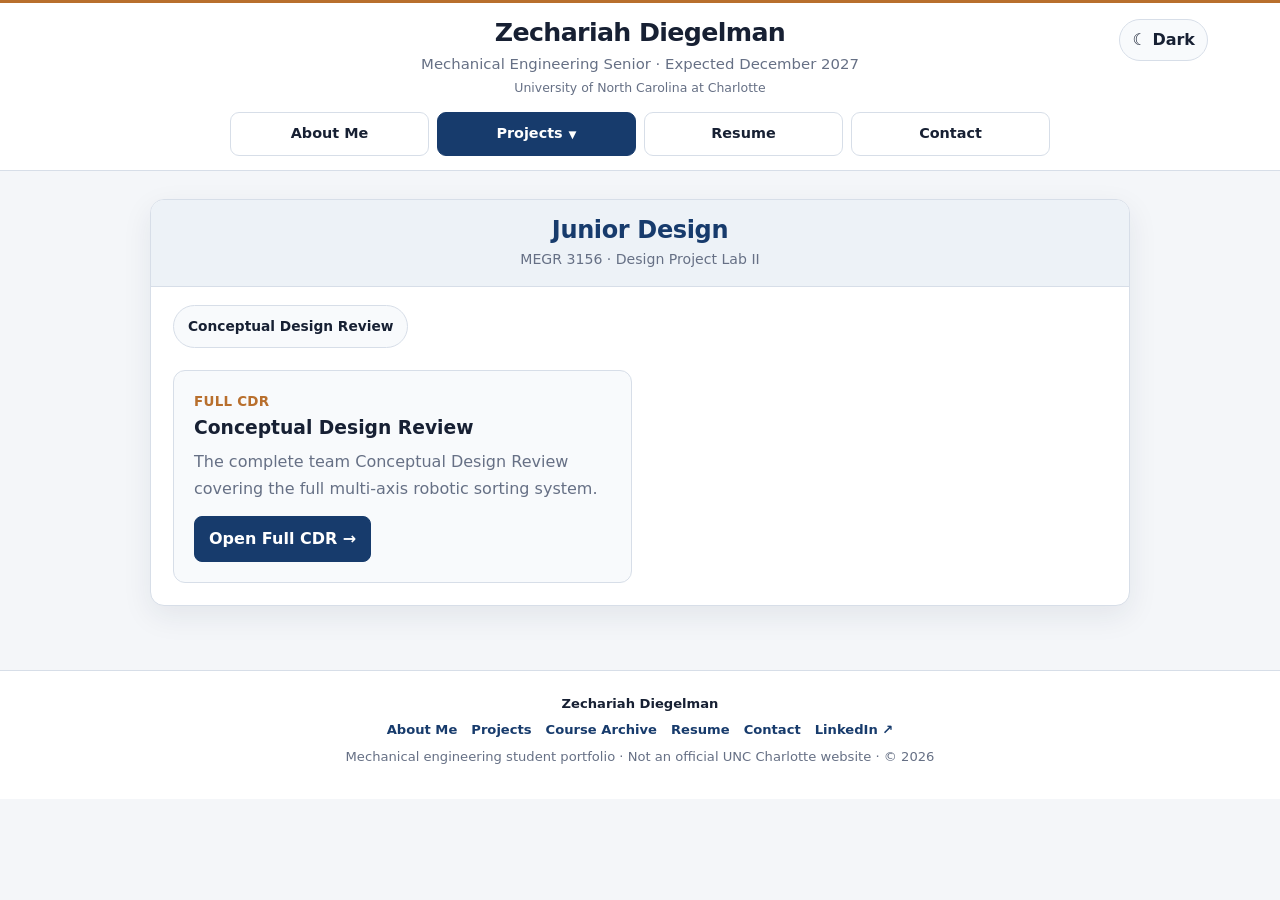
<file: junior-design.html>
<!doctype html>
<html lang="en">
<head>
  <meta charset="utf-8">
  <meta name="viewport" content="width=device-width,initial-scale=1">
  <meta http-equiv="Cache-Control" content="no-cache, no-store, must-revalidate">
  <meta http-equiv="Pragma" content="no-cache">
  <meta http-equiv="Expires" content="0">
  <meta name="description" content="Zechariah Diegelman Junior Design mechanical engineering portfolio at UNC Charlotte.">
  <title>Junior Design | Zechariah Diegelman</title>
  <script>
    (function(){
      const saved=localStorage.getItem('zac-portfolio-theme');
      const theme=(saved==='light'||saved==='dark')?saved:
        (window.matchMedia&&window.matchMedia('(prefers-color-scheme:dark)').matches?'dark':'light');
      document.documentElement.setAttribute('data-theme',theme);
    })();
  </script>
  <link rel="stylesheet" href="assets/site-v4.css">
  <style>
    .junior-tabs{
      display:flex;flex-wrap:wrap;gap:8px;padding:18px 22px 0;
    }
    .junior-tab{
      display:inline-flex;align-items:center;justify-content:center;
      min-height:42px;padding:9px 14px;border:1px solid var(--line);
      border-radius:999px;background:var(--surface-3);color:var(--text);
      font-weight:800;font-size:.86rem;
    }
    .junior-tab:hover{text-decoration:none;background:var(--surface-2)}
    .junior-tab.active{background:var(--navy);border-color:var(--navy);color:#fff}
    html[data-theme="dark"] .junior-tab.active{color:#101722}
  </style>
</head>
<body data-page="projects">

<header class="site-header">
  <div class="header-inner">
    <div class="identity">
      <h1>Zechariah Diegelman</h1>
      <p>Mechanical Engineering Senior · Expected December 2027</p>
      <span class="school">University of North Carolina at Charlotte</span>
    </div>

    <button class="theme-toggle" type="button" data-theme-toggle aria-label="Switch color theme">☾ Dark</button>

    <nav class="nav" aria-label="Primary navigation">
      <a class="nav-item" data-nav="about" href="index.html">About Me</a>
      <div class="dropdown">
        <button class="nav-button" data-nav="projects" type="button" aria-haspopup="true" aria-expanded="false">
          Projects <span class="chev">▼</span>
        </button>
        <div class="dropdown-menu" role="menu">
          <a href="projects.html">Projects Overview</a>
          <a href="junior-design.html?v=20261003b">Junior Design</a>
          <a href="sophomore-design.html">Sophomore Design</a>
          <a href="freshman-design.html">Freshman Design</a>
          <a href="mechatronics.html">Mechatronics I &amp; II</a>
          <a href="additive-manufacturing.html">Additive Manufacturing</a>
        </div>
      </div>
      <a class="nav-item" data-nav="resume" href="resume.html">Resume</a>
      <a class="nav-item" data-nav="contact" href="contact.html">Contact</a>
    </nav>
  </div>
</header>

<main>

<section class="card narrow">
  <div class="card-head">
    <h2>Junior Design</h2>
    <p>MEGR 3156 · Design Project Lab II</p>
  </div>

  <div class="junior-tabs" aria-label="Junior Design sections">
    <a class="junior-tab" href="junior-design-cdr.html?v=20261003c">Conceptual Design Review</a>
  </div>

  <div class="card-body">
    <div class="selector-grid">
      <article class="selector-card">
        <div class="course-number">FULL CDR</div>
        <h3>Conceptual Design Review</h3>
        <p>The complete team Conceptual Design Review covering the full multi-axis robotic sorting system.</p>
        <a class="btn btn-primary" href="junior-design-cdr.html?v=20261003b">Open Full CDR →</a>
      </article>
    </div>
  </div>
</section>

</main>

<footer class="site-footer">
  <strong>Zechariah Diegelman</strong>
  <div class="footer-links">
    <a href="index.html">About Me</a>
    <a href="projects.html">Projects</a>
    <a href="coursework.html">Course Archive</a>
    <a href="resume.html">Resume</a>
    <a href="contact.html">Contact</a>
    <a href="https://www.linkedin.com/in/zechariahdiegelman" target="_blank" rel="noopener">LinkedIn ↗</a>
  </div>
  <div>Mechanical engineering student portfolio · Not an official UNC Charlotte website · © <span id="year"></span></div>
</footer>
<script src="assets/site-v4.js"></script>

</body>
</html>
</file>
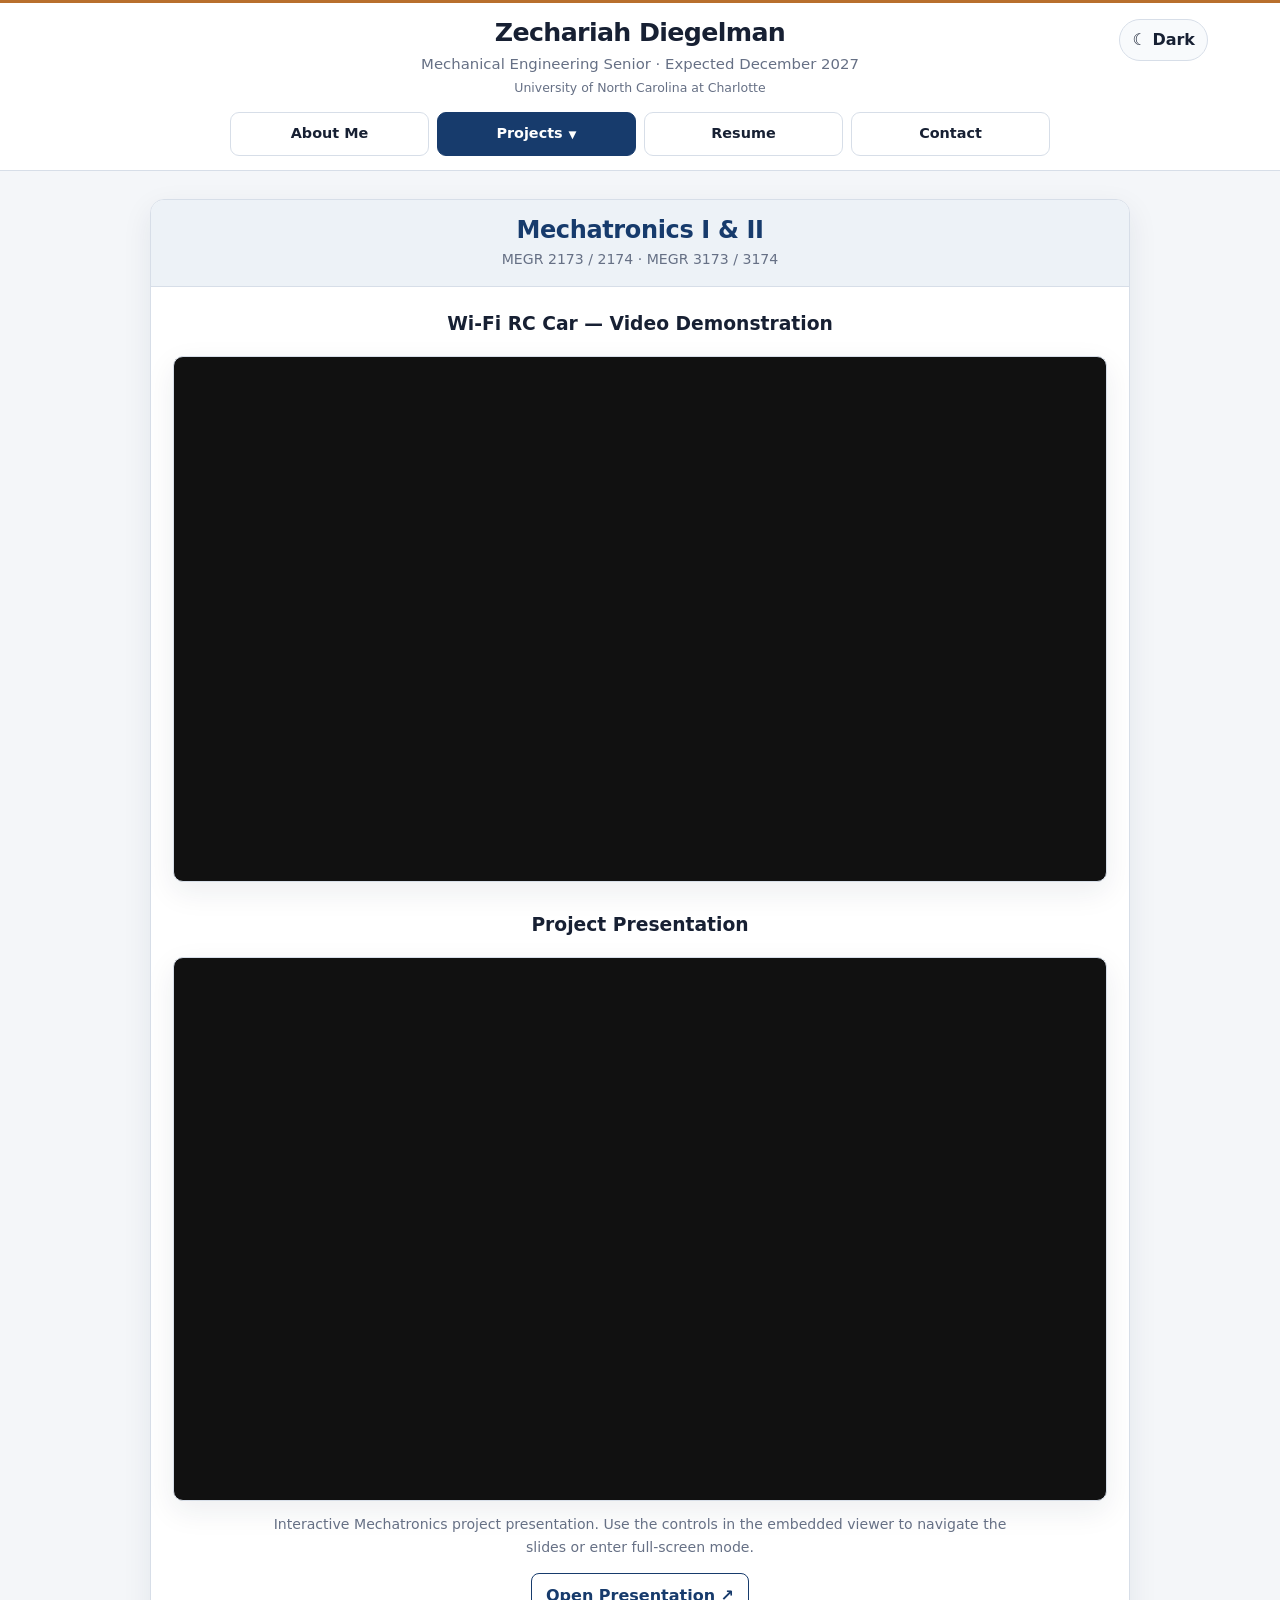
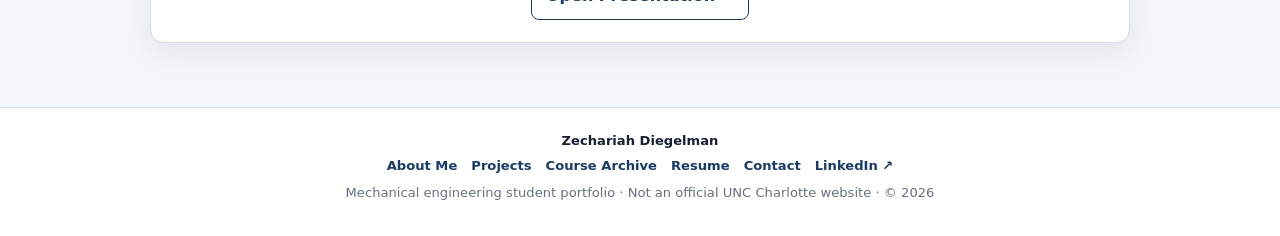
<file: mechatronics.html>
<!doctype html>
<html lang="en">
<head>
  <meta charset="utf-8">
  <meta name="viewport" content="width=device-width,initial-scale=1">
  <meta name="description" content="Zechariah Diegelman mechanical engineering portfolio at UNC Charlotte.">
  <title>Mechatronics I & II | Zechariah Diegelman</title>
  <script>
    (function(){
      const saved=localStorage.getItem('zac-portfolio-theme');
      const theme=(saved==='light'||saved==='dark')?saved:
        (window.matchMedia&&window.matchMedia('(prefers-color-scheme:dark)').matches?'dark':'light');
      document.documentElement.setAttribute('data-theme',theme);
    })();
  </script>
  <link rel="stylesheet" href="assets/site-v4.css">
  <style>
    .presentation-wrap{padding:22px}
    .presentation-embed{
      width:100%;
      aspect-ratio:1440/839;
      overflow:hidden;
      border:1px solid var(--line);
      border-radius:10px;
      background:#111;
      box-shadow:var(--shadow);
    }
    .presentation-embed iframe{
      display:block;
      width:100%;
      height:100%;
      border:0;
    }
    .presentation-caption{
      max-width:760px;
      margin:12px auto 0;
      color:var(--muted);
      text-align:center;
      font-size:.88rem;
    }
    .presentation-actions{
      display:flex;
      justify-content:center;
      margin-top:14px;
    }
    .mechatronics-intro{
      margin:0 0 18px;
      color:var(--muted);
      text-align:center;
    }
    @media (max-width:500px){
      .presentation-wrap{padding:14px}
    }
  </style>
</head>
<body data-page="projects">

<header class="site-header">
  <div class="header-inner">
    <div class="identity">
      <h1>Zechariah Diegelman</h1>
      <p>Mechanical Engineering Senior · Expected December 2027</p>
      <span class="school">University of North Carolina at Charlotte</span>
    </div>

    <button class="theme-toggle" type="button" data-theme-toggle aria-label="Switch color theme">☾ Dark</button>

    <nav class="nav" aria-label="Primary navigation">
      <a class="nav-item" data-nav="about" href="index.html">About Me</a>
      <div class="dropdown">
        <button class="nav-button" data-nav="projects" type="button" aria-haspopup="true" aria-expanded="false">
          Projects <span class="chev">▼</span>
        </button>
        <div class="dropdown-menu" role="menu">
          <a href="projects.html">Projects Overview</a>
          <a href="junior-design.html">Junior Design</a>
          <a href="sophomore-design.html">Sophomore Design</a>
          <a href="freshman-design.html">Freshman Design</a>
          <a href="mechatronics.html">Mechatronics I &amp; II</a>
          <a href="additive-manufacturing.html">Additive Manufacturing</a>
        </div>
      </div>
      <a class="nav-item" data-nav="resume" href="resume.html">Resume</a>
      <a class="nav-item" data-nav="contact" href="contact.html">Contact</a>
    </nav>
  </div>
</header>

<main>

<section class="card narrow">
  <div class="card-head">
    <h2>Mechatronics I &amp; II</h2>
    <p>MEGR 2173 / 2174 · MEGR 3173 / 3174</p>
  </div>

  <div class="presentation-wrap">
    <h3 style="text-align:center; margin:0 0 16px;">Wi-Fi RC Car — Video Demonstration</h3>

    <div class="presentation-embed" style="aspect-ratio:16/9;">
      <iframe
        src="https://www.youtube-nocookie.com/embed/UpN7HjWDwsE"
        title="Wi-Fi RC Car — engineering project demonstration"
        loading="lazy"
        referrerpolicy="strict-origin-when-cross-origin"
        allow="accelerometer; autoplay; clipboard-write; encrypted-media; gyroscope; picture-in-picture; web-share"
        allowfullscreen>
      </iframe>
    </div>

    <h3 style="text-align:center; margin:28px 0 16px;">Project Presentation</h3>

    <div class="presentation-embed">
      <iframe
        src="https://docs.google.com/presentation/d/e/2PACX-1vSbR7hQb1247C3_G-6-Yvo5gvQcxxCSDsEkfsbKi5kTvyVL-YvpaiMz_BJrRggG54QrrJENg64ZwRm4/pubembed?start=false&amp;loop=true&amp;delayms=3000"
        title="Mechatronics I and II project presentation"
        loading="lazy"
        allowfullscreen
        mozallowfullscreen
        webkitallowfullscreen>
      </iframe>
    </div>

    <p class="presentation-caption">
      Interactive Mechatronics project presentation. Use the controls in the embedded viewer to navigate the slides or enter full-screen mode.
    </p>

    <div class="presentation-actions">
      <a class="btn btn-secondary"
         href="https://docs.google.com/presentation/d/e/2PACX-1vSbR7hQb1247C3_G-6-Yvo5gvQcxxCSDsEkfsbKi5kTvyVL-YvpaiMz_BJrRggG54QrrJENg64ZwRm4/pubembed?start=false&amp;loop=true&amp;delayms=3000"
         target="_blank"
         rel="noopener">
        Open Presentation ↗
      </a>
    </div>
  </div>
</section>

</main>

<footer class="site-footer">
  <strong>Zechariah Diegelman</strong>
  <div class="footer-links">
    <a href="index.html">About Me</a>
    <a href="projects.html">Projects</a>
    <a href="coursework.html">Course Archive</a>
    <a href="resume.html">Resume</a>
    <a href="contact.html">Contact</a>
    <a href="https://www.linkedin.com/in/zechariahdiegelman" target="_blank" rel="noopener">LinkedIn ↗</a>
  </div>
  <div>Mechanical engineering student portfolio · Not an official UNC Charlotte website · © <span id="year"></span></div>
</footer>
<script src="assets/site-v4.js"></script>

</body>
</html>
</file>
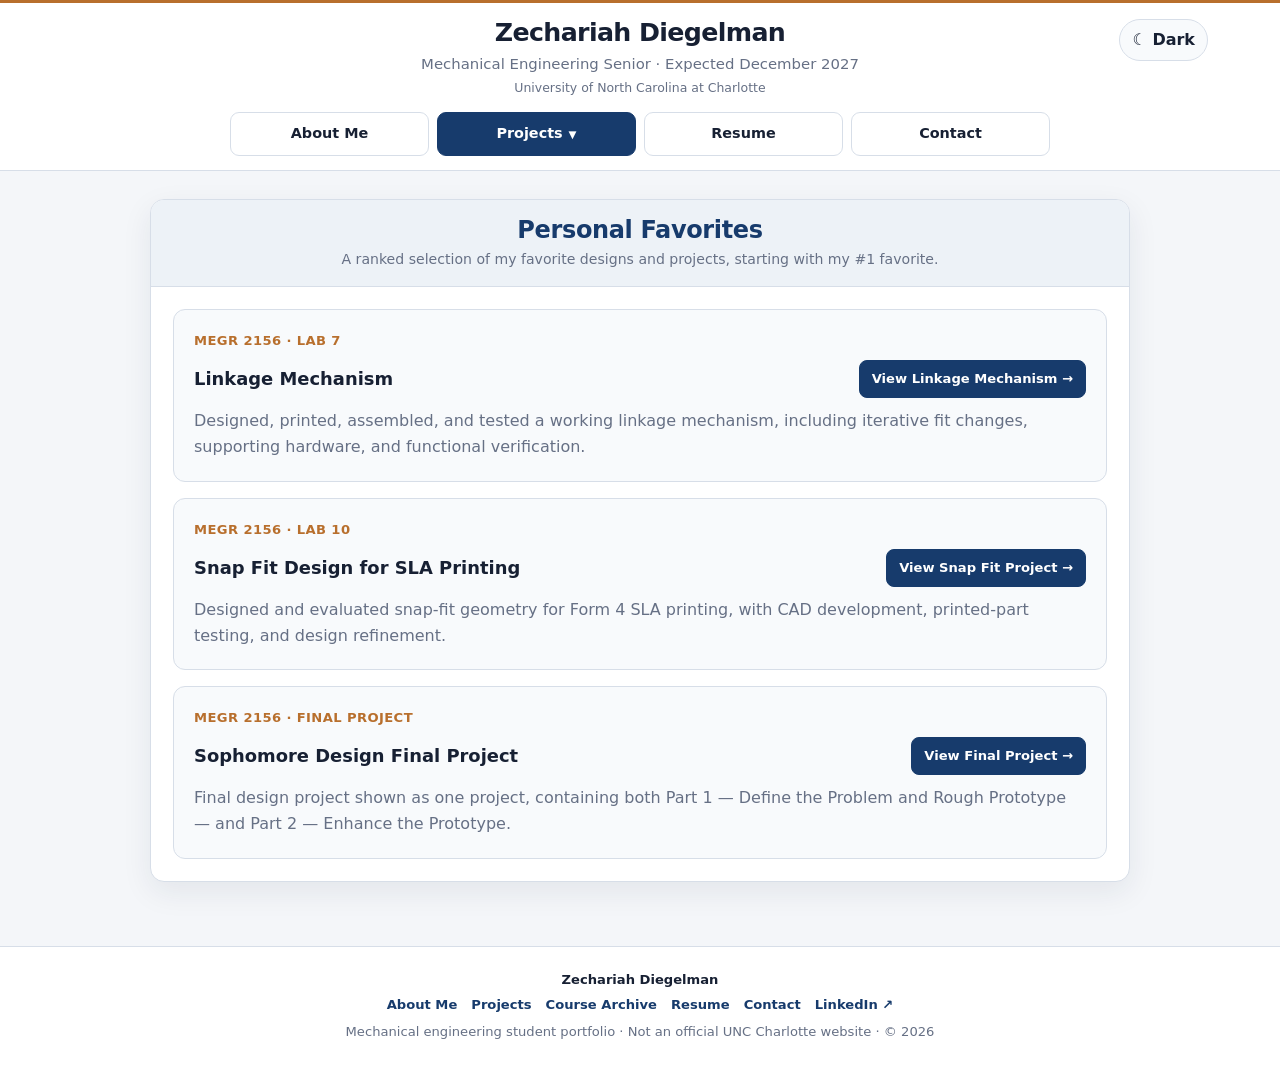
<file: projects.html>
<!doctype html>
<html lang="en">
<head>
  <meta charset="utf-8">
  <meta name="viewport" content="width=device-width,initial-scale=1">
  <meta name="description" content="Zechariah Diegelman mechanical engineering portfolio at UNC Charlotte.">
  <title>Projects Overview | Zechariah Diegelman</title>
  <script>
    (function(){
      const saved=localStorage.getItem('zac-portfolio-theme');
      const theme=(saved==='light'||saved==='dark')?saved:
        (window.matchMedia&&window.matchMedia('(prefers-color-scheme:dark)').matches?'dark':'light');
      document.documentElement.setAttribute('data-theme',theme);
    })();
  </script>
  <link rel="stylesheet" href="assets/site-v4.css">
  <style>
    .favorites-grid{display:grid;gap:16px}
    .favorite-card{position:relative}
    .favorite-card .favorite-meta{color:var(--copper);font-weight:850;font-size:.82rem;letter-spacing:.03em;text-transform:uppercase;margin-bottom:8px}
    .favorite-title-row{display:flex;align-items:center;justify-content:space-between;gap:16px;margin-bottom:10px}
    .favorite-title-row h3{font-size:1.12rem;margin:0}
    .favorite-title-row .btn{flex:0 0 auto;min-height:38px;padding:7px 12px;font-size:.82rem}
    .favorite-card p{margin:0;color:var(--muted)}
    @media (max-width:700px){
      .favorite-title-row{align-items:flex-start;flex-direction:column;gap:9px}
    }
  </style>
</head>
<body data-page="projects">

<header class="site-header">
  <div class="header-inner">
    <div class="identity">
      <h1>Zechariah Diegelman</h1>
      <p>Mechanical Engineering Senior · Expected December 2027</p>
      <span class="school">University of North Carolina at Charlotte</span>
    </div>

    <button class="theme-toggle" type="button" data-theme-toggle aria-label="Switch color theme">☾ Dark</button>

    <nav class="nav" aria-label="Primary navigation">
      <a class="nav-item" data-nav="about" href="index.html">About Me</a>
      <div class="dropdown">
        <button class="nav-button" data-nav="projects" type="button" aria-haspopup="true" aria-expanded="false">
          Projects <span class="chev">▼</span>
        </button>
        <div class="dropdown-menu" role="menu">
          <a href="projects.html">Projects Overview</a>
          <a href="junior-design.html">Junior Design</a>
          <a href="sophomore-design.html">Sophomore Design</a>
          <a href="freshman-design.html">Freshman Design</a>
          <a href="mechatronics.html">Mechatronics I &amp; II</a>
          <a href="additive-manufacturing.html">Additive Manufacturing</a>
        </div>
      </div>
      <a class="nav-item" data-nav="resume" href="resume.html">Resume</a>
      <a class="nav-item" data-nav="contact" href="contact.html">Contact</a>
    </nav>
  </div>
</header>

<main>

<section class="card narrow">
  <div class="card-head">
    <h2>Personal Favorites</h2>
    <p>A ranked selection of my favorite designs and projects, starting with my #1 favorite.</p>
  </div>
  <div class="card-body">
    <div class="favorites-grid">
      <article class="selector-card favorite-card">
        <div class="favorite-meta">MEGR 2156 · Lab 7</div>
        <div class="favorite-title-row">
          <h3>Linkage Mechanism</h3>
          <a class="btn btn-primary" href="archive-viewer.html?src=coursework%2Fmegr-2156-l3d%2Fassignments_lab-number-7-linkage-mechanism.html&amp;title=L7%3A%20Linkage%20%2F%20Mechanism">View Linkage Mechanism →</a>
        </div>
        <p>Designed, printed, assembled, and tested a working linkage mechanism, including iterative fit changes, supporting hardware, and functional verification.</p>
      </article>

      <article class="selector-card favorite-card">
        <div class="favorite-meta">MEGR 2156 · Lab 10</div>
        <div class="favorite-title-row">
          <h3>Snap Fit Design for SLA Printing</h3>
          <a class="btn btn-primary" href="archive-viewer.html?src=coursework%2Fmegr-2156-l3d%2Fassignments_lab-number-10-snap-fit-design-for-sla-printing-form-4.html&amp;title=L10%3A%20Snap%20Fit%20Design%20for%20SLA%20Printing%20%E2%80%94%20Form%204">View Snap Fit Project →</a>
        </div>
        <p>Designed and evaluated snap-fit geometry for Form 4 SLA printing, with CAD development, printed-part testing, and design refinement.</p>
      </article>

      <article class="selector-card favorite-card">
        <div class="favorite-meta">MEGR 2156 · Final Project</div>
        <div class="favorite-title-row">
          <h3>Sophomore Design Final Project</h3>
          <a class="btn btn-primary" href="sophomore-design-final-project.html">View Final Project →</a>
        </div>
        <p>Final design project shown as one project, containing both Part 1 — Define the Problem and Rough Prototype — and Part 2 — Enhance the Prototype.</p>
      </article>
    </div>
  </div>
</section>

</main>

<footer class="site-footer">
  <strong>Zechariah Diegelman</strong>
  <div class="footer-links">
    <a href="index.html">About Me</a>
    <a href="projects.html">Projects</a>
    <a href="coursework.html">Course Archive</a>
    <a href="resume.html">Resume</a>
    <a href="contact.html">Contact</a>
    <a href="https://www.linkedin.com/in/zechariahdiegelman" target="_blank" rel="noopener">LinkedIn ↗</a>
  </div>
  <div>Mechanical engineering student portfolio · Not an official UNC Charlotte website · © <span id="year"></span></div>
</footer>
<script src="assets/site-v4.js"></script>

</body>
</html>
</file>
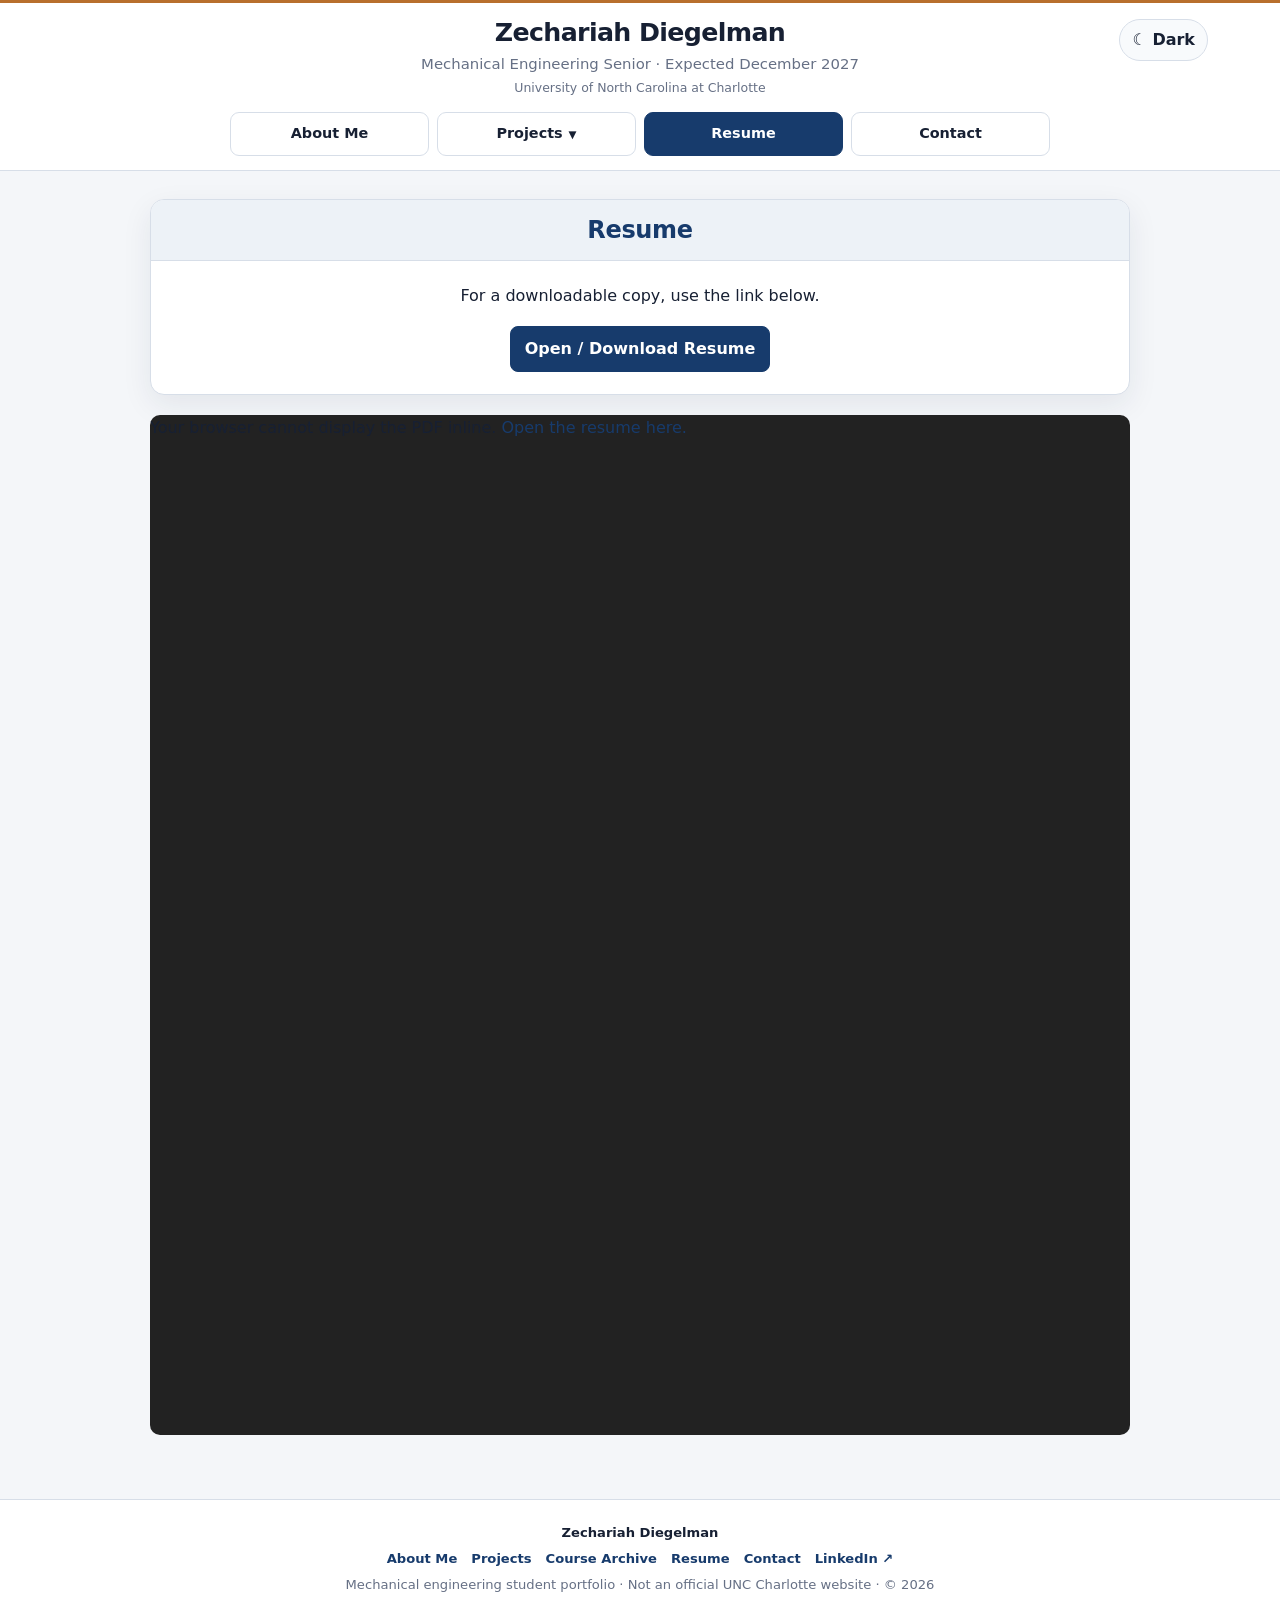
<file: resume.html>
<!doctype html>
<html lang="en">
<head>
  <meta charset="utf-8">
  <meta name="viewport" content="width=device-width,initial-scale=1">
  <meta name="description" content="Zechariah Diegelman mechanical engineering portfolio at UNC Charlotte.">
  <title>Resume | Zechariah Diegelman</title>
  <script>
    (function(){
      const saved=localStorage.getItem('zac-portfolio-theme');
      const theme=(saved==='light'||saved==='dark')?saved:
        (window.matchMedia&&window.matchMedia('(prefers-color-scheme:dark)').matches?'dark':'light');
      document.documentElement.setAttribute('data-theme',theme);
    })();
  </script>
  <link rel="stylesheet" href="assets/site-v4.css">
</head>
<body data-page="resume">

<header class="site-header">
  <div class="header-inner">
    <div class="identity">
      <h1>Zechariah Diegelman</h1>
      <p>Mechanical Engineering Senior · Expected December 2027</p>
      <span class="school">University of North Carolina at Charlotte</span>
    </div>

    <button class="theme-toggle" type="button" data-theme-toggle aria-label="Switch color theme">☾ Dark</button>

    <nav class="nav" aria-label="Primary navigation">
      <a class="nav-item" data-nav="about" href="index.html">About Me</a>
      <div class="dropdown">
        <button class="nav-button" data-nav="projects" type="button" aria-haspopup="true" aria-expanded="false">
          Projects <span class="chev">▼</span>
        </button>
        <div class="dropdown-menu" role="menu">
          <a href="projects.html">Projects Overview</a>
          <a href="junior-design.html">Junior Design</a>
          <a href="sophomore-design.html">Sophomore Design</a>
          <a href="freshman-design.html">Freshman Design</a>
          <a href="mechatronics.html">Mechatronics I &amp; II</a>
          <a href="additive-manufacturing.html">Additive Manufacturing</a>
        </div>
      </div>
      <a class="nav-item" data-nav="resume" href="resume.html">Resume</a>
      <a class="nav-item" data-nav="contact" href="contact.html">Contact</a>
    </nav>
  </div>
</header>

<main>

<div class="resume-wrap">
  <section class="card resume-link-card">
    <div class="card-head"><h2>Resume</h2></div>
    <div class="card-body">
      <p>For a downloadable copy, use the link below.</p>
      <a class="btn btn-primary" href="assets/downloads/zechariah-diegelman-resume.pdf?v=20261105-1" target="_blank" rel="noopener">Open / Download Resume</a>
    </div>
  </section>
  <section class="resume-preview">
    <object class="resume-frame" data="assets/downloads/zechariah-diegelman-resume.pdf?v=20261105-1#view=FitH" type="application/pdf">
      <p>Your browser cannot display the PDF inline. <a href="assets/downloads/zechariah-diegelman-resume.pdf?v=20261105-1">Open the resume here.</a></p>
    </object>
    <p class="mobile-resume-note">On some phones, embedded PDF controls are limited. Use the download button above for the full resume.</p>
  </section>
</div>

</main>

<footer class="site-footer">
  <strong>Zechariah Diegelman</strong>
  <div class="footer-links">
    <a href="index.html">About Me</a>
    <a href="projects.html">Projects</a>
    <a href="coursework.html">Course Archive</a>
    <a href="resume.html">Resume</a>
    <a href="contact.html">Contact</a>
    <a href="https://www.linkedin.com/in/zechariahdiegelman" target="_blank" rel="noopener">LinkedIn ↗</a>
  </div>
  <div>Mechanical engineering student portfolio · Not an official UNC Charlotte website · © <span id="year"></span></div>
</footer>
<script src="assets/site-v4.js"></script>

</body>
</html>
</file>
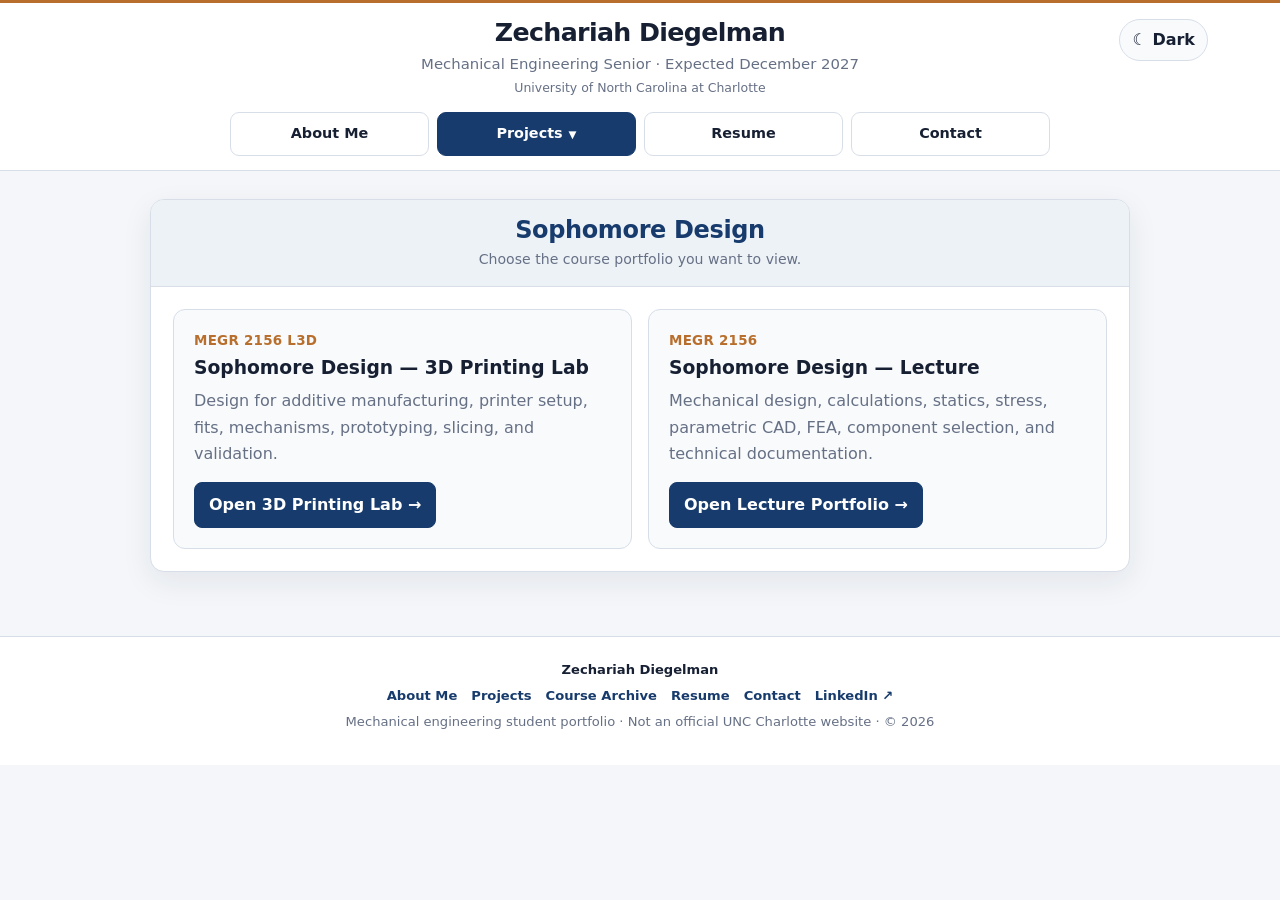
<file: sophomore-design.html>
<!doctype html>
<html lang="en">
<head>
  <meta charset="utf-8">
  <meta name="viewport" content="width=device-width,initial-scale=1">
  <meta name="description" content="Zechariah Diegelman mechanical engineering portfolio at UNC Charlotte.">
  <title>Sophomore Design | Zechariah Diegelman</title>
  <script>
    (function(){
      const saved=localStorage.getItem('zac-portfolio-theme');
      const theme=(saved==='light'||saved==='dark')?saved:
        (window.matchMedia&&window.matchMedia('(prefers-color-scheme:dark)').matches?'dark':'light');
      document.documentElement.setAttribute('data-theme',theme);
    })();
  </script>
  <link rel="stylesheet" href="assets/site-v4.css">
</head>
<body data-page="projects">

<header class="site-header">
  <div class="header-inner">
    <div class="identity">
      <h1>Zechariah Diegelman</h1>
      <p>Mechanical Engineering Senior · Expected December 2027</p>
      <span class="school">University of North Carolina at Charlotte</span>
    </div>

    <button class="theme-toggle" type="button" data-theme-toggle aria-label="Switch color theme">☾ Dark</button>

    <nav class="nav" aria-label="Primary navigation">
      <a class="nav-item" data-nav="about" href="index.html">About Me</a>
      <div class="dropdown">
        <button class="nav-button" data-nav="projects" type="button" aria-haspopup="true" aria-expanded="false">
          Projects <span class="chev">▼</span>
        </button>
        <div class="dropdown-menu" role="menu">
          <a href="projects.html">Projects Overview</a>
          <a href="junior-design.html">Junior Design</a>
          <a href="sophomore-design.html">Sophomore Design</a>
          <a href="freshman-design.html">Freshman Design</a>
          <a href="mechatronics.html">Mechatronics I &amp; II</a>
          <a href="additive-manufacturing.html">Additive Manufacturing</a>
        </div>
      </div>
      <a class="nav-item" data-nav="resume" href="resume.html">Resume</a>
      <a class="nav-item" data-nav="contact" href="contact.html">Contact</a>
    </nav>
  </div>
</header>

<main>

<section class="card narrow">
  <div class="card-head">
    <h2>Sophomore Design</h2>
    <p>Choose the course portfolio you want to view.</p>
  </div>
  <div class="card-body">
    <div class="selector-grid">
      <article class="selector-card">
        <div class="course-number">MEGR 2156 L3D</div>
        <h3>Sophomore Design — 3D Printing Lab</h3>
        <p>Design for additive manufacturing, printer setup, fits, mechanisms, prototyping, slicing, and validation.</p>
        <a class="btn btn-primary" href="course-3d-printing-lab.html">Open 3D Printing Lab →</a>
      </article>

      <article class="selector-card">
        <div class="course-number">MEGR 2156</div>
        <h3>Sophomore Design — Lecture</h3>
        <p>Mechanical design, calculations, statics, stress, parametric CAD, FEA, component selection, and technical documentation.</p>
        <a class="btn btn-primary" href="course-sophomore-design.html">Open Lecture Portfolio →</a>
      </article>
    </div>
  </div>
</section>

</main>

<footer class="site-footer">
  <strong>Zechariah Diegelman</strong>
  <div class="footer-links">
    <a href="index.html">About Me</a>
    <a href="projects.html">Projects</a>
    <a href="coursework.html">Course Archive</a>
    <a href="resume.html">Resume</a>
    <a href="contact.html">Contact</a>
    <a href="https://www.linkedin.com/in/zechariahdiegelman" target="_blank" rel="noopener">LinkedIn ↗</a>
  </div>
  <div>Mechanical engineering student portfolio · Not an official UNC Charlotte website · © <span id="year"></span></div>
</footer>
<script src="assets/site-v4.js"></script>

</body>
</html>
</file>
<file: assets/site-v4.css>
:root{
  --bg:#f4f6f9;
  --surface:#ffffff;
  --surface-2:#edf2f7;
  --surface-3:#f8fafc;
  --text:#172033;
  --muted:#667085;
  --line:#d7dee8;
  --navy:#173b6c;
  --navy-2:#0f2a50;
  --copper:#b86f2d;
  --copper-soft:#f3e5d7;
  --shadow:0 10px 30px rgba(27,43,66,.08);
  --shadow-strong:0 16px 42px rgba(27,43,66,.12);
  --radius:14px;
  --content:1180px;
  --narrow:980px;
  color-scheme:light;
}
html[data-theme="dark"]{
  --bg:#0f141c;
  --surface:#171e29;
  --surface-2:#202a38;
  --surface-3:#131a24;
  --text:#eef3f8;
  --muted:#a8b3c2;
  --line:#344153;
  --navy:#7aa7e8;
  --navy-2:#a9c8f2;
  --copper:#e1a15f;
  --copper-soft:#3c2c20;
  --shadow:0 12px 34px rgba(0,0,0,.22);
  --shadow-strong:0 18px 48px rgba(0,0,0,.28);
  color-scheme:dark;
}
*{box-sizing:border-box}
html{scroll-behavior:smooth}
body{
  margin:0;background:var(--bg);color:var(--text);
  font-family:Inter,ui-sans-serif,system-ui,-apple-system,BlinkMacSystemFont,"Segoe UI",Roboto,Arial,sans-serif;
  line-height:1.65;transition:background .2s ease,color .2s ease;
}
a{color:var(--navy);text-decoration:none}
a:hover{text-decoration:underline}
button{font:inherit}
img{display:block;max-width:100%}

.site-header{
  background:color-mix(in srgb,var(--surface) 94%,transparent);
  border-top:3px solid var(--copper);
  border-bottom:1px solid var(--line);
  position:sticky;top:0;z-index:1000;backdrop-filter:blur(12px);
}
.header-inner{max-width:var(--content);margin:0 auto;padding:15px 22px 14px;position:relative}
.identity{text-align:center}
.identity h1{margin:0;font-size:1.58rem;line-height:1.15;letter-spacing:-.025em}
.identity p{margin:5px 0 0;color:var(--muted);font-size:.93rem}
.identity .school{display:block;color:var(--muted);font-size:.78rem;margin-top:1px}
.theme-toggle{
  position:absolute;right:22px;top:16px;border:1px solid var(--line);
  background:var(--surface-3);color:var(--text);border-radius:999px;
  min-height:38px;padding:7px 12px;font-weight:750;cursor:pointer;
}
.theme-toggle:hover{border-color:var(--copper)}

.nav{
  max-width:820px;margin:14px auto 0;display:grid;
  grid-template-columns:repeat(4,minmax(0,1fr));gap:8px;
}
.nav-item,.nav-button{
  min-height:44px;display:flex;align-items:center;justify-content:center;
  border:1px solid var(--line);border-radius:9px;background:var(--surface);
  color:var(--text);font-weight:800;font-size:.9rem;cursor:pointer;
}
.nav-item:hover,.nav-button:hover{
  text-decoration:none;background:var(--surface-2);
  border-color:color-mix(in srgb,var(--navy) 55%,var(--line));
}
.nav-item.active,.nav-button.active{background:var(--navy);color:#fff;border-color:var(--navy)}
html[data-theme="dark"] .nav-item.active,
html[data-theme="dark"] .nav-button.active{color:#101722}
.dropdown{position:relative}
.dropdown .nav-button{width:100%}
.chev{font-size:.72em;margin-left:6px}
.dropdown-menu{
  display:none;position:absolute;top:calc(100% + 7px);left:0;width:320px;
  background:var(--surface);border:1px solid var(--line);border-radius:10px;
  box-shadow:var(--shadow-strong);overflow:hidden;z-index:1100;
}
.dropdown.open .dropdown-menu{display:block}
.dropdown-menu a{
  display:block;padding:11px 13px;color:var(--text);font-weight:750;
  font-size:.87rem;border-bottom:0;
}
.dropdown-menu a + a{
  border-top:2px solid color-mix(in srgb,var(--copper) 55%,var(--line));
}
.dropdown-menu a:hover{text-decoration:none;background:var(--surface-2)}

main{max-width:var(--content);margin:28px auto 64px;padding:0 22px}
.narrow{max-width:var(--narrow);margin-left:auto;margin-right:auto}

.card{
  background:var(--surface);border:1px solid var(--line);border-radius:var(--radius);
  box-shadow:var(--shadow);overflow:hidden;margin-bottom:20px;
}
.card-head{
  background:var(--surface-2);border-bottom:1px solid var(--line);
  padding:15px 20px;text-align:center;
}
.card-head h2,.card-head h3{margin:0;color:var(--navy);line-height:1.25;letter-spacing:-.015em}
.card-head p{margin:3px 0 0;color:var(--muted);font-size:.88rem}
.card-body{padding:22px}
.lead{font-size:1.05rem}

.bio-layout{
  display:grid;grid-template-columns:minmax(0,1.35fr) minmax(280px,.65fr);
  gap:28px;align-items:start;
}
.bio-copy p{margin:0 0 16px}
.bio-copy p:last-child{margin-bottom:0}
.bio-photo{
  width:100%;aspect-ratio:4/5;object-fit:cover;object-position:center;
  border:1px solid var(--line);border-radius:13px;box-shadow:var(--shadow);
  background:var(--surface-2);
}
.bio-photo-caption{margin:8px 0 0;color:var(--muted);font-size:.78rem;text-align:center}
.bio-callout{
  margin-top:20px;padding:16px 18px;border-left:4px solid var(--copper);
  background:var(--surface-3);border-radius:0 10px 10px 0;
}
.bio-callout p{margin:0}

.meta-row{display:flex;flex-wrap:wrap;gap:8px;margin:18px 0 0}
.pill{
  display:inline-flex;align-items:center;border:1px solid var(--line);
  border-radius:999px;padding:5px 9px;background:var(--surface-2);
  color:var(--text);font-size:.79rem;font-weight:750;
}
.button-row{display:flex;flex-wrap:wrap;gap:9px;margin-top:18px}
.btn{
  display:inline-flex;align-items:center;justify-content:center;min-height:42px;
  padding:9px 14px;border:1px solid var(--navy);border-radius:8px;font-weight:850;
}
.btn:hover{text-decoration:none}
.btn-primary{background:var(--navy);color:#fff}
html[data-theme="dark"] .btn-primary{color:#101722}
.btn-secondary{background:var(--surface);color:var(--navy)}
.btn-copper{border-color:var(--copper);color:var(--copper);background:var(--surface)}

.focus-strip{display:grid;grid-template-columns:repeat(4,minmax(0,1fr));gap:10px;margin-top:22px}
.focus-item{background:var(--surface-3);border:1px solid var(--line);border-radius:10px;padding:13px}
.focus-item strong{display:block;color:var(--navy);margin-bottom:3px}
.focus-item span{display:block;color:var(--muted);font-size:.84rem}

.blank-state{
  min-height:330px;display:flex;flex-direction:column;align-items:center;
  justify-content:center;text-align:center;padding:42px 24px;color:var(--muted);
}
.blank-state .mark{
  width:54px;height:54px;border-radius:50%;display:grid;place-items:center;
  background:var(--copper-soft);color:var(--copper);font-size:1.2rem;font-weight:900;margin-bottom:14px;
}
.blank-state h2{margin:0 0 6px;color:var(--text)}
.blank-state p{max-width:560px;margin:0}

.selector-grid{display:grid;grid-template-columns:repeat(2,minmax(0,1fr));gap:16px}
.selector-card{border:1px solid var(--line);border-radius:12px;padding:20px;background:var(--surface-3)}
.selector-card h3{margin:0 0 5px}
.selector-card p{margin:0 0 14px;color:var(--muted)}
.course-number{color:var(--copper);font-weight:850;font-size:.84rem;letter-spacing:.02em}

.archive-intro{margin:0 0 18px;color:var(--muted)}
.archive-group{
  background:var(--surface);border:1px solid var(--line);border-radius:12px;
  overflow:hidden;margin-bottom:12px;box-shadow:var(--shadow);
}
.archive-group summary{
  list-style:none;cursor:pointer;padding:16px 18px;display:flex;align-items:center;
  justify-content:space-between;gap:20px;font-weight:850;
}
.archive-group summary::-webkit-details-marker{display:none}
.archive-group summary::after{
  content:"+";width:28px;height:28px;border-radius:50%;display:grid;place-items:center;
  background:var(--surface-2);border:1px solid var(--line);color:var(--navy);flex:0 0 auto;
}
.archive-group[open] summary::after{content:"–"}
.archive-group[open] summary{border-bottom:1px solid var(--line);background:var(--surface-2)}
.archive-options{padding:0 18px 6px}
.archive-option{
  display:grid;grid-template-columns:1fr auto;gap:20px;align-items:center;
  padding:14px 2px;border-bottom:1px solid var(--line);
}
.archive-option:last-child{border-bottom:0}
.archive-option strong{display:block}
.archive-option small{display:block;color:var(--muted);margin-top:2px}
.archive-option .right{text-align:right}
.archive-option a{font-weight:800}

.assignment-list{display:grid;gap:10px}
.assignment-row{
  display:grid;grid-template-columns:70px 1fr auto;gap:16px;align-items:center;
  padding:14px 16px;border:1px solid var(--line);border-radius:11px;background:var(--surface-3);
}
.assignment-code{font-weight:900;color:var(--copper);font-size:1rem}
.assignment-row h3{font-size:1rem;margin:0 0 2px}
.assignment-row p{margin:0;color:var(--muted);font-size:.86rem}
.assignment-row .btn{min-height:38px;padding:7px 11px;font-size:.82rem}
.assignment-note{
  margin-top:16px;padding:12px 14px;border:1px dashed var(--line);
  border-radius:10px;color:var(--muted);background:var(--surface-3);font-size:.88rem;
}

.resume-wrap{max-width:980px;margin:0 auto}
.resume-link-card .card-body{text-align:center}
.resume-link-card p{margin-top:0}
.resume-preview .card-body{padding:18px}
.resume-frame{display:block;width:100%;min-height:1020px;border:0;border-radius:10px;background:#222}
.mobile-resume-note{display:none;color:var(--muted);font-size:.86rem;margin-top:12px}

.contact-grid{display:grid;grid-template-columns:repeat(3,minmax(0,1fr));gap:16px}
.contact-box{border:1px solid var(--line);border-radius:12px;padding:20px;background:var(--surface-3)}
.contact-box h3{margin:0 0 7px}
.contact-box p{margin:0 0 14px;color:var(--muted)}
.contact-detail{font-weight:800;word-break:break-word}

.site-footer{
  border-top:1px solid var(--line);background:var(--surface);color:var(--muted);
  text-align:center;padding:22px 16px 32px;font-size:.82rem;
}
.site-footer strong{display:block;color:var(--text);margin-bottom:4px}
.footer-links{display:flex;justify-content:center;gap:14px;flex-wrap:wrap;margin-bottom:5px}
.footer-links a{font-weight:700}

@media (max-width:1000px){
  :root{--content:940px}
  .focus-strip{grid-template-columns:repeat(2,minmax(0,1fr))}
  .resume-frame{min-height:900px}
  .contact-grid{grid-template-columns:1fr 1fr}
}
@media (max-width:760px){
  .site-header{position:static}
  .header-inner{padding:14px 14px 12px}
  .identity h1{font-size:1.3rem}
  .identity p{font-size:.84rem}
  .identity .school{font-size:.7rem;padding-right:58px;padding-left:58px}
  .theme-toggle{right:12px;top:12px;min-height:34px;padding:5px 9px;font-size:.82rem}
  .nav{grid-template-columns:repeat(2,minmax(0,1fr));max-width:560px;margin-top:12px}
  .dropdown-menu{width:min(340px,calc(100vw - 28px));left:0}
  main{margin-top:18px;padding:0 12px}
  .bio-layout{grid-template-columns:1fr}
  .bio-photo{max-width:520px;margin:0 auto}
  .focus-strip{grid-template-columns:1fr 1fr}
  .selector-grid{grid-template-columns:1fr}
  .archive-option{grid-template-columns:1fr}
  .archive-option .right{text-align:left}
  .assignment-row{grid-template-columns:52px 1fr}
  .assignment-row .btn{grid-column:1/-1;justify-self:start}
  .contact-grid{grid-template-columns:1fr}
  .resume-frame{min-height:720px}
  .mobile-resume-note{display:block}
}
@media (max-width:500px){
  .identity .school{padding-left:0;padding-right:0}
  .theme-toggle{position:static;display:block;margin:10px auto 0}
  .nav{grid-template-columns:1fr 1fr}
  .nav-item,.nav-button{font-size:.84rem}
  .card-body{padding:17px}
  .card-head{padding:13px 14px}
  .focus-strip{grid-template-columns:1fr}
  .resume-frame{min-height:560px}
  .blank-state{min-height:280px}
}


/* =========================
   V4 archive viewer
   ========================= */
.viewer-shell{
  max-width:1180px;
  margin:0 auto;
}
.viewer-toolbar{
  display:flex;
  align-items:center;
  justify-content:space-between;
  gap:14px;
  flex-wrap:wrap;
  padding:14px 16px;
  background:var(--surface-2);
  border-bottom:1px solid var(--line);
}
.viewer-toolbar-left{
  min-width:0;
}
.viewer-eyebrow{
  display:block;
  color:var(--copper);
  font-weight:850;
  font-size:.78rem;
  letter-spacing:.05em;
  text-transform:uppercase;
  margin-bottom:2px;
}
.viewer-title{
  margin:0;
  color:var(--text);
  font-size:1.1rem;
  line-height:1.3;
}
.viewer-status{
  color:var(--muted);
  font-size:.82rem;
}
.viewer-frame-wrap{
  background:var(--surface-3);
  padding:12px;
}
.archive-frame{
  display:block;
  width:100%;
  height:850px;
  min-height:70vh;
  border:1px solid var(--line);
  border-radius:10px;
  background:#fff;
}
.viewer-error{
  display:none;
  padding:30px 22px;
  text-align:center;
}
.viewer-error.show{display:block}
.viewer-error h2{margin:0 0 8px}
.viewer-error p{color:var(--muted);max-width:720px;margin:0 auto 16px}
.viewer-candidates{
  margin:18px auto 0;
  max-width:780px;
  text-align:left;
  background:var(--surface-3);
  border:1px solid var(--line);
  border-radius:10px;
  padding:14px 16px;
  color:var(--muted);
  font-size:.82rem;
  overflow-wrap:anywhere;
}
html[data-theme="dark"] .archive-frame{
  background:#101722;
}
@media (max-width:760px){
  .viewer-frame-wrap{padding:7px}
  .archive-frame{
    min-height:72vh;
    border-radius:7px;
  }
}
</file>
